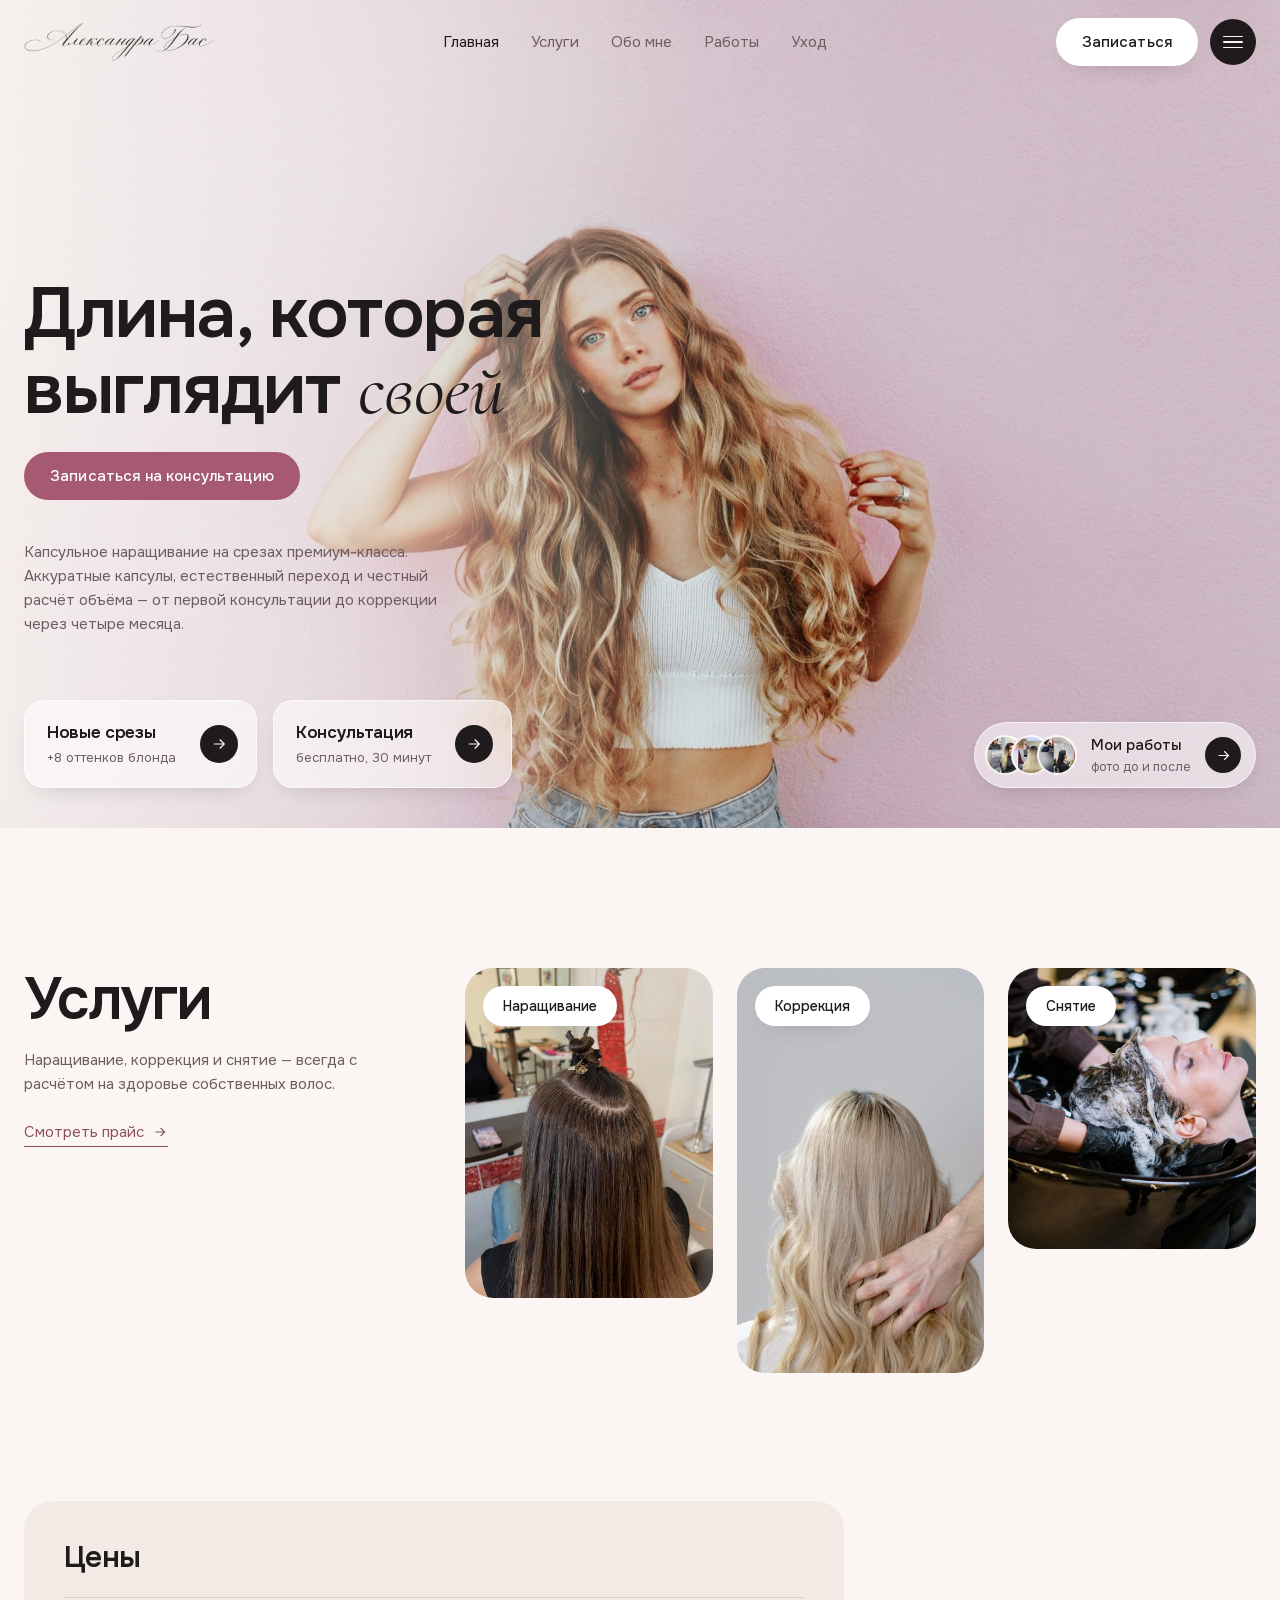
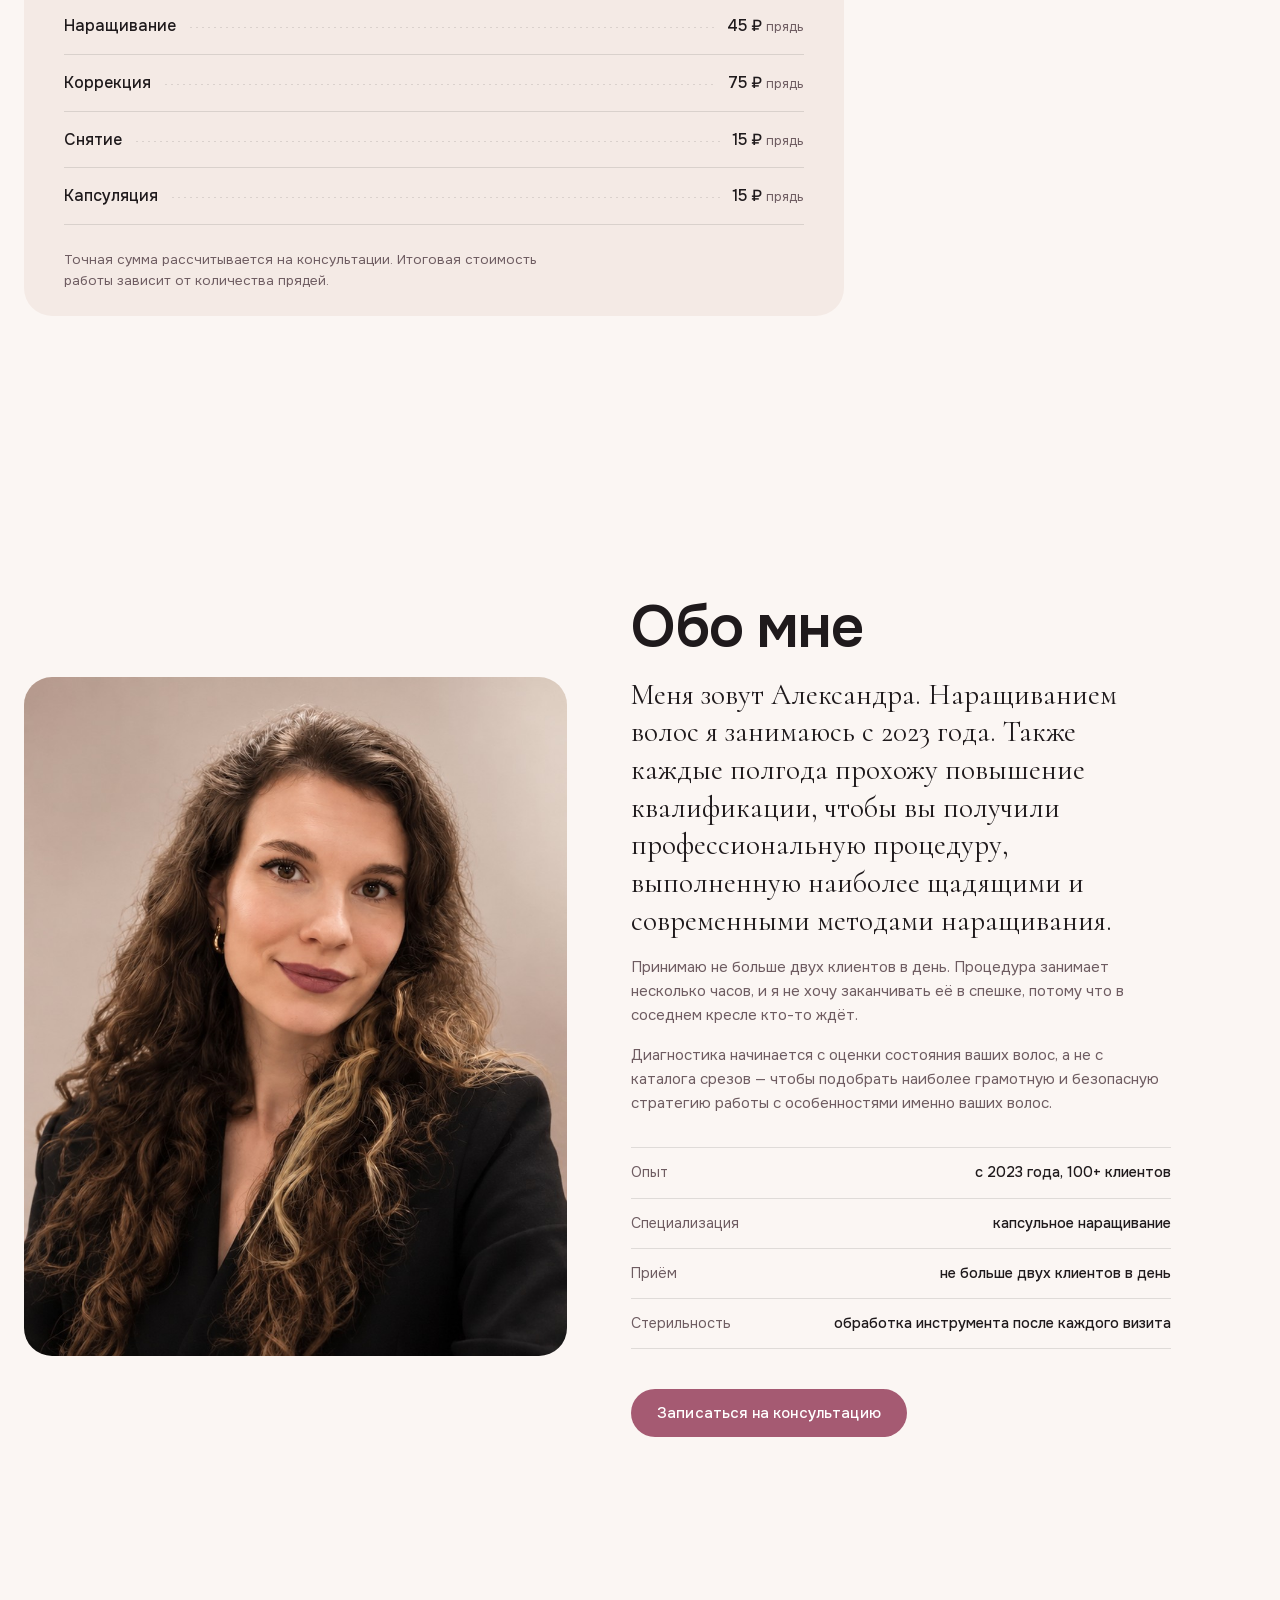
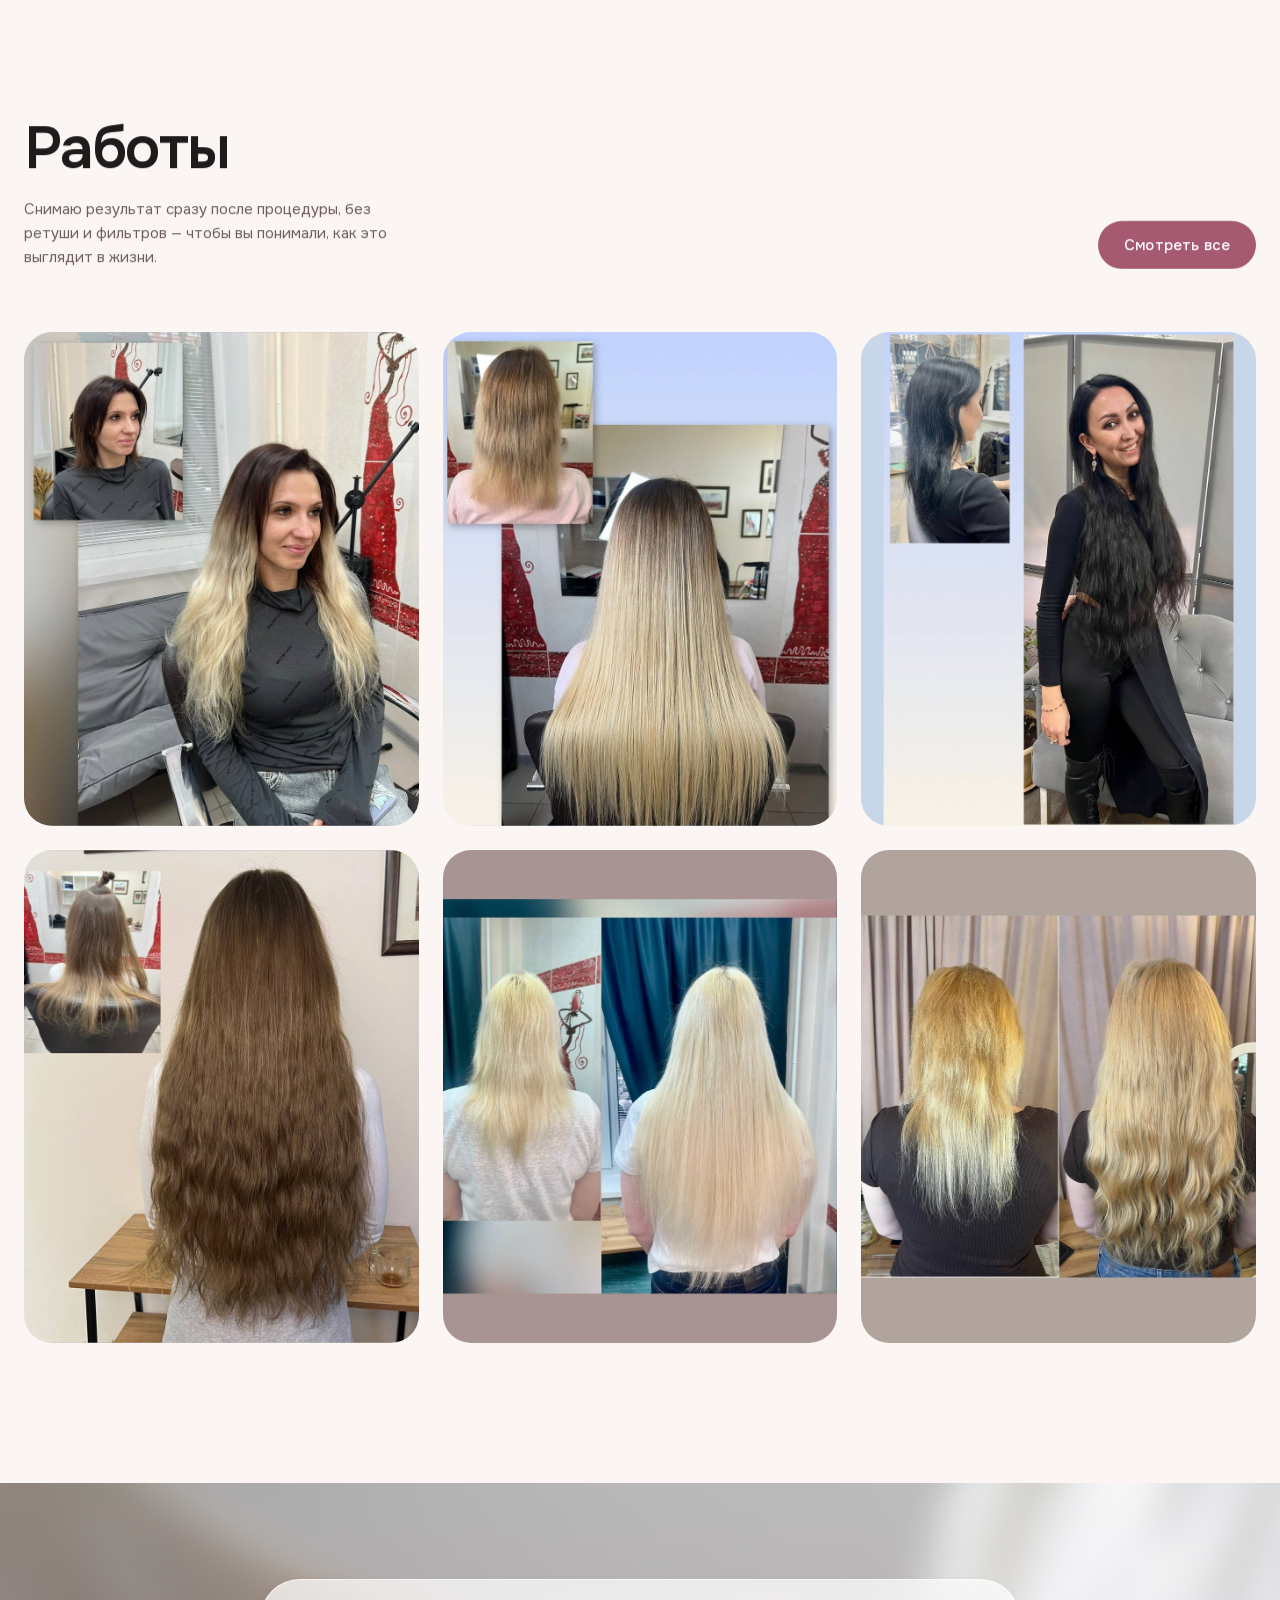
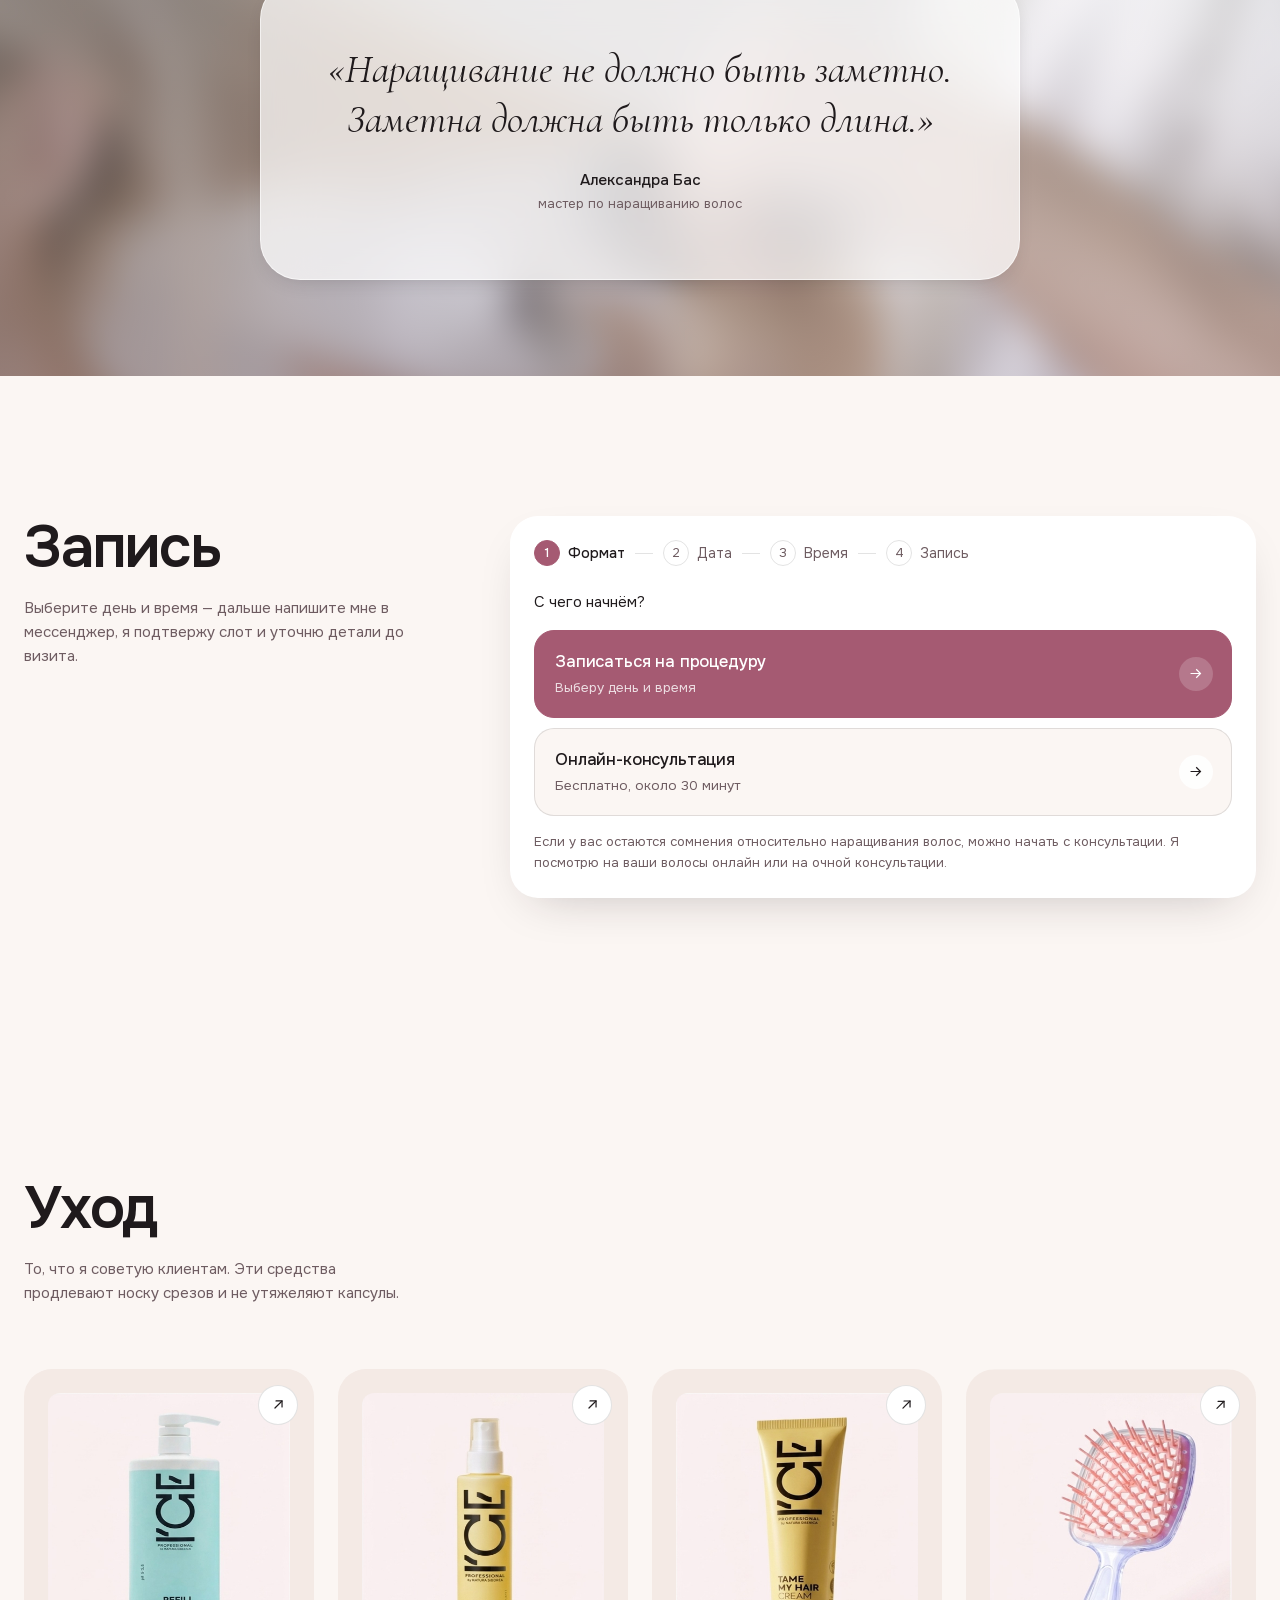
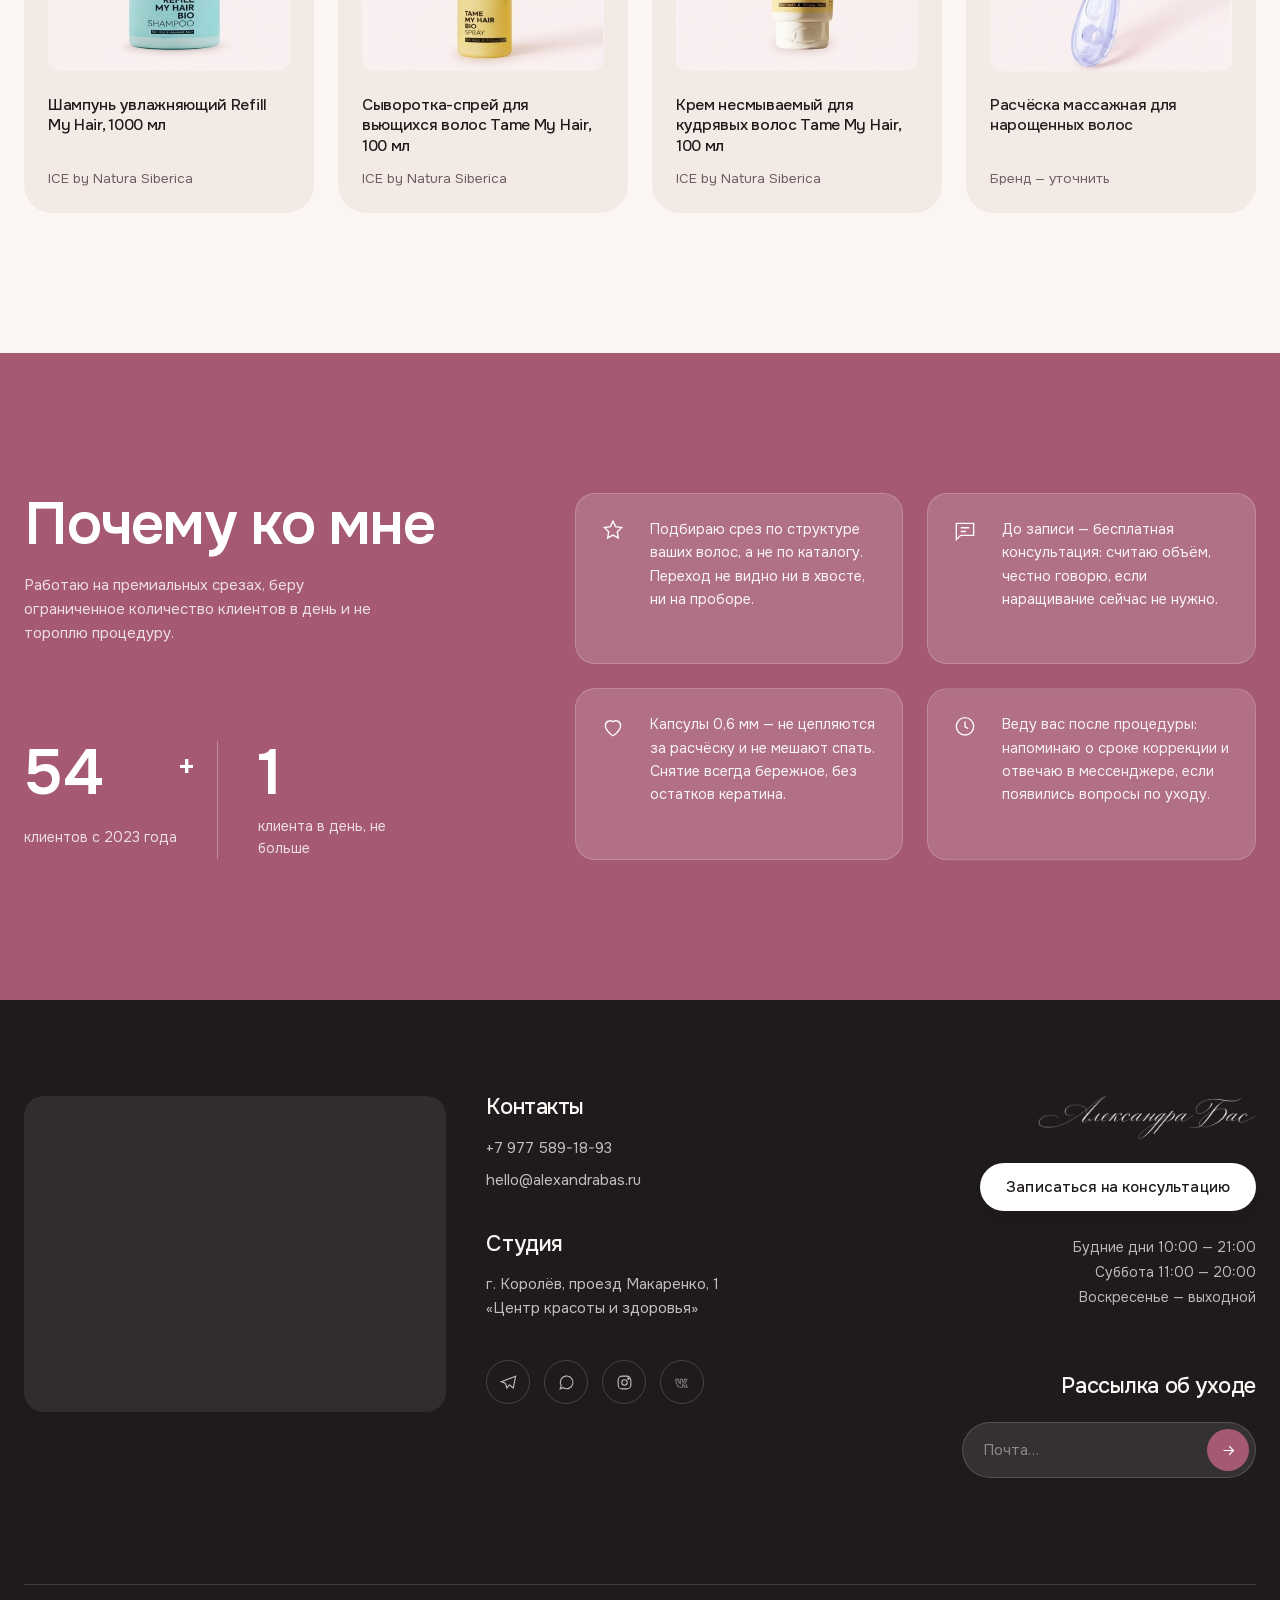
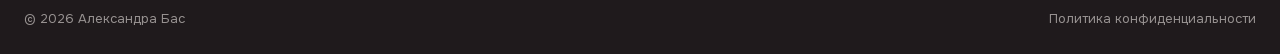
<file: index.html>
<!DOCTYPE html>
<html lang="ru">
<head>
<meta charset="utf-8">
<meta name="viewport" content="width=device-width, initial-scale=1">
<title>Александра Бас — наращивание волос</title>
<meta name="description" content="Капсульное наращивание волос, коррекция и уход. Аккуратные капсулы, естественный переход, премиальные срезы. Запись онлайн.">
<meta property="og:title" content="Александра Бас — наращивание волос">
<meta property="og:description" content="Капсульное наращивание, коррекция и уход. Запись онлайн.">
<meta property="og:type" content="website">
<meta property="og:image" content="https://alexandrabas.ru/assets/img/og.jpg">
<meta property="og:url" content="https://alexandrabas.ru/">
<link rel="canonical" href="https://alexandrabas.ru/">
<link rel="icon" href="assets/img/logo-dark.png">
<link rel="preload" as="font" type="font/woff2" href="assets/fonts/onest-400-cyrillic.woff2" crossorigin>
<link rel="preload" as="font" type="font/woff2" href="assets/fonts/onest-600-cyrillic.woff2" crossorigin>
<!-- главное фото грузится скриптом, поэтому стартуем загрузку заранее -->
<link rel="preload" as="image" href="assets/img/hero-main.jpg" fetchpriority="high">
<!-- пока сайт в работе: запрещаем браузеру кэшировать страницу -->
<meta http-equiv="Cache-Control" content="no-cache, no-store, must-revalidate">
<meta http-equiv="Pragma" content="no-cache">
<meta http-equiv="Expires" content="0">
<!-- ?v= у стилей и скриптов: после правок меняйте номер, чтобы браузер
     не подсунул старую версию и вёрстка не «ломалась» наполовину -->
<link rel="stylesheet" href="assets/css/fonts.css?v=26">
<link rel="stylesheet" href="assets/css/style.css?v=26">
<script>
/* Страховка от кэша: если браузер подсунул старый style.css, метка версии
   в нём не совпадёт с ожидаемой — тогда дотягиваем свежий файл.
   При смене ?v= меняйте и это число, и --css-version в style.css. */
(function () {
  var want = '26';
  function check() {
    var got = getComputedStyle(document.documentElement)
      .getPropertyValue('--css-version').trim().replace(/["']/g, '');
    if (got === want) return;
    var link = document.createElement('link');
    link.rel = 'stylesheet';
    link.href = 'assets/css/style.css?t=' + Date.now();
    document.head.appendChild(link);
    console.warn('Стили были из кэша (версия "' + got + '") — загружена свежая.');
  }
  if (document.readyState === 'loading') {
    document.addEventListener('DOMContentLoaded', check);
  } else { check(); }
})();
</script>
</head>
<body>

<a class="skip-link" href="#main">Перейти к содержимому</a>

<!-- ============ ШАПКА ============ -->
<header class="hdr" id="hdr">
  <a href="#hero" class="hdr__logo" aria-label="Александра Бас — на главную">
    <img src="assets/img/logo-dark.png" alt="Александра Бас" class="hdr__logo-img" width="360" height="120">
  </a>

  <nav class="hdr__nav" aria-label="Основная навигация">
    <a href="#hero" class="hdr__link is-active">Главная</a>
    <a href="#services" class="hdr__link">Услуги</a>
    <a href="#about" class="hdr__link">Обо мне</a>
    <a href="#works" class="hdr__link">Работы</a>
    <a href="#care" class="hdr__link">Уход</a>
  </nav>

  <div class="hdr__actions">
    <a href="#booking" class="btn btn--light hdr__cta">Записаться</a>
    <button class="burger" id="burger" aria-label="Открыть меню" aria-expanded="false" aria-controls="menu">
      <span></span><span></span><span></span>
    </button>
  </div>
</header>

<!-- выпадающее меню -->
<div class="menu" id="menu" hidden>
  <nav class="menu__inner" aria-label="Меню навигации">
    <a href="#hero">Главная</a>
    <a href="#services">Услуги</a>
    <a href="#about">Обо мне</a>
    <a href="#works">Работы</a>
    <a href="#booking">Запись</a>
    <a href="#care">Уход</a>
    <a href="#why">Почему я</a>
  </nav>
</div>

<main id="main">

<!-- ============ 1. ГЕРОЙ ============ -->
<section class="hero" id="hero">
  <div class="hero__bg ph ph--hero" data-img="assets/img/hero-main.jpg" data-note="Главное фото"></div>
  <div class="hero__scrim" aria-hidden="true"></div>

  <div class="hero__content">
    <div class="hero__lead">
      <h1 class="hero__title">
        Длина, которая<br>выглядит <em>своей</em>
      </h1>
      <a href="#booking" class="btn btn--accent hero__cta">Записаться на консультацию</a>
      <p class="hero__text">
        Капсульное наращивание на срезах премиум-класса. Аккуратные капсулы,
        естественный переход и честный расчёт объёма — от первой консультации
        до коррекции через четыре месяца.
      </p>
    </div>

    <div class="hero__cards">
      <a href="#booking" class="minicard glass">
        <span class="minicard__body">
          <span class="minicard__name">Новые срезы</span>
          <span class="minicard__note">+8 оттенков блонда</span>
        </span>
        <span class="minicard__arrow" aria-hidden="true">
          <svg viewBox="0 0 24 24" width="18" height="18" fill="none" stroke="currentColor" stroke-width="1.6"><path d="M5 12h14M13 6l6 6-6 6"/></svg>
        </span>
      </a>
      <a href="#booking" class="minicard glass">
        <span class="minicard__body">
          <span class="minicard__name">Консультация</span>
          <span class="minicard__note">бесплатно, 30 минут</span>
        </span>
        <span class="minicard__arrow" aria-hidden="true">
          <svg viewBox="0 0 24 24" width="18" height="18" fill="none" stroke="currentColor" stroke-width="1.6"><path d="M5 12h14M13 6l6 6-6 6"/></svg>
        </span>
      </a>
    </div>

    <!-- ведёт в галерею «Работы» -->
    <a href="#works" class="worksbtn glass">
      <span class="worksbtn__thumbs" aria-hidden="true">
        <span class="worksbtn__thumb ph" data-img="assets/img/work-1.jpg"></span>
        <span class="worksbtn__thumb ph" data-img="assets/img/work-2.jpg"></span>
        <span class="worksbtn__thumb ph" data-img="assets/img/work-3.jpg"></span>
      </span>
      <span class="worksbtn__body">
        <span class="worksbtn__title">Мои работы</span>
        <span class="worksbtn__meta">фото до и после</span>
      </span>
      <span class="worksbtn__arrow" aria-hidden="true">
        <svg viewBox="0 0 24 24" width="17" height="17" fill="none" stroke="currentColor" stroke-width="1.7"><path d="M5 12h14M13 6l6 6-6 6"/></svg>
      </span>
    </a>
  </div>
</section>

<!-- ============ 2. УСЛУГИ ============ -->
<section class="sec services" id="services">
  <div class="wrap services__grid">
    <div class="sec__head reveal">
      <h2 class="sec__title">Услуги</h2>
      <p class="sec__sub">
        Наращивание, коррекция и снятие — всегда с расчётом на здоровье
        собственных волос.
      </p>
      <a href="#price" class="link-arrow">
        Смотреть прайс
        <svg viewBox="0 0 24 24" width="16" height="16" fill="none" stroke="currentColor" stroke-width="1.6"><path d="M5 12h14M13 6l6 6-6 6"/></svg>
      </a>
    </div>

    <div class="svc">
      <article class="svc__card svc__card--a">
        <span class="chip">Наращивание</span>
        <div class="ph ph--card" data-img="assets/img/svc-1.jpg" data-note="Наращивание · 900×1200"></div>
      </article>
      <article class="svc__card svc__card--b">
        <span class="chip">Коррекция</span>
        <div class="ph ph--card" data-img="assets/img/svc-2.jpg" data-note="Коррекция · 900×1200"></div>
      </article>
      <article class="svc__card svc__card--c">
        <span class="chip">Снятие</span>
        <div class="ph ph--card" data-img="assets/img/svc-3.jpg" data-note="Снятие · 900×1200"></div>
      </article>
    </div>

    <!-- прайс: цена за прядь, капсуляция стоит рядом как отдельная работа -->
    <div class="price reveal" id="price">
      <h3 class="price__title">Цены</h3>
      <ul class="price__list">
        <li class="price__row">
          <span class="price__name">Наращивание</span>
          <span class="price__dots" aria-hidden="true"></span>
          <span class="price__val">45 ₽ <small>прядь</small></span>
        </li>
        <li class="price__row">
          <span class="price__name">Коррекция</span>
          <span class="price__dots" aria-hidden="true"></span>
          <span class="price__val">75 ₽ <small>прядь</small></span>
        </li>
        <li class="price__row">
          <span class="price__name">Снятие</span>
          <span class="price__dots" aria-hidden="true"></span>
          <span class="price__val">15 ₽ <small>прядь</small></span>
        </li>
        <li class="price__row">
          <span class="price__name">Капсуляция</span>
          <span class="price__dots" aria-hidden="true"></span>
          <span class="price__val">15 ₽ <small>прядь</small></span>
        </li>
      </ul>
      <p class="price__note">
        Точная сумма рассчитывается на консультации. Итоговая стоимость работы
        зависит от количества прядей.
      </p>
    </div>
  </div>
</section>

<!-- ============ 3. ОБО МНЕ ============ -->
<section class="sec about" id="about">
  <div class="wrap about__grid">
    <div class="about__media reveal">
      <div class="ph about__portrait" data-img="assets/img/about-portrait.jpg" data-note="Портрет мастера · 900×1150"></div>
    </div>

    <div class="about__text reveal">
      <h2 class="sec__title">Обо мне</h2>
      <p class="about__lead">
        Меня зовут Александра. Наращиванием волос я занимаюсь с 2023 года.
        Также каждые полгода прохожу повышение квалификации, чтобы вы получили
        профессиональную процедуру, выполненную наиболее щадящими
        и современными методами наращивания.
      </p>
      <p>
        Принимаю не больше двух клиентов в день. Процедура занимает несколько
        часов, и я не хочу заканчивать её в спешке, потому что в соседнем кресле
        кто-то ждёт.
      </p>
      <p>
        Диагностика начинается с оценки состояния ваших волос, а не с каталога
        срезов — чтобы подобрать наиболее грамотную и безопасную стратегию работы
        с особенностями именно ваших волос.
      </p>

      <ul class="facts">
        <li><span>Опыт</span><b>с 2023 года, 100+ клиентов</b></li>
        <li><span>Специализация</span><b>капсульное наращивание</b></li>
        <li><span>Приём</span><b>не больше двух клиентов в день</b></li>
        <li><span>Стерильность</span><b>обработка инструмента после каждого визита</b></li>
      </ul>

      <a href="#booking" class="btn btn--accent about__cta">Записаться на консультацию</a>
    </div>
  </div>
</section>

<!-- ============ 4. РАБОТЫ ============ -->
<section class="sec works" id="works">
  <div class="wrap">
    <div class="works__head reveal">
      <div>
        <h2 class="sec__title">Работы</h2>
        <p class="sec__sub">
          Снимаю результат сразу после процедуры, без ретуши и фильтров —
          чтобы вы понимали, как это выглядит в жизни.
        </p>
      </div>
      <button type="button" class="btn btn--accent works__all" id="worksAll">Смотреть все</button>
    </div>

    <!-- на витрине только лучшие; остальные — в галерее -->
    <div class="works__grid">
      <div class="ph work" data-img="assets/img/work-1.jpg" data-note="Работа 1"></div>
      <div class="ph work" data-img="assets/img/work-2.jpg" data-note="Работа 2"></div>
      <div class="ph work" data-img="assets/img/work-5.jpg" data-note="Работа 3"></div>
      <div class="ph work" data-img="assets/img/work-6.jpg" data-note="Работа 4"></div>
      <div class="ph work" data-img="assets/img/work-7.jpg" data-note="Работа 5"></div>
      <div class="ph work" data-img="assets/img/work-9.jpg" data-note="Работа 6"></div>
    </div>
  </div>
</section>

<!-- ============ 5. ПОЛОСА С РАЗМЫТЫМ ФОТО ============ -->
<section class="band" id="philosophy">
  <div class="band__bg ph ph--band" data-img="assets/img/band-1.jpg" data-note="Фон полосы · 2000×1200"></div>
  <div class="wrap">
    <div class="band__card glass glass--strong reveal">
      <p class="band__quote">
        «Наращивание не должно быть заметно. Заметна должна быть только длина.»
      </p>
      <div class="band__sign">
        <span class="band__name">Александра Бас</span>
        <span class="band__role">мастер по наращиванию волос</span>
      </div>
    </div>
  </div>
</section>

<!-- ============ 6. ЗАПИСЬ ============ -->
<section class="sec booking" id="booking">
  <div class="wrap booking__grid">
    <div class="sec__head reveal">
      <h2 class="sec__title">Запись</h2>
      <p class="sec__sub">
        Выберите день и время — дальше напишите мне в мессенджер,
        я подтвержу слот и уточню детали до визита.
      </p>
    </div>

    <!-- Пошаговая запись: формат → дата → время → запись.
         Шаг переключается сам после выбора, вернуться можно кнопкой «Назад».
         Онлайн-консультация пропускает дату и время. -->
    <div class="wiz reveal" id="wiz">
      <ol class="wiz__steps" id="wizSteps">
        <li class="wiz__step is-current" data-step="1"><span class="wiz__num">1</span>Формат</li>
        <li class="wiz__step" data-step="2"><span class="wiz__num">2</span>Дата</li>
        <li class="wiz__step" data-step="3"><span class="wiz__num">3</span>Время</li>
        <li class="wiz__step" data-step="4"><span class="wiz__num">4</span>Запись</li>
      </ol>

      <div class="wiz__viewport" id="wizViewport">

        <!-- шаг 1 — формат -->
        <section class="wiz__pane is-current" data-pane="1" aria-label="Выбор формата">
          <p class="wiz__lead">С чего начнём?</p>
          <div class="choice">
            <button type="button" class="choice__card choice__card--primary" id="choiceBook">
              <span class="choice__name">Записаться на процедуру</span>
              <span class="choice__note">Выберу день и время</span>
              <span class="choice__arrow" aria-hidden="true">
                <svg viewBox="0 0 24 24" width="17" height="17" fill="none" stroke="currentColor" stroke-width="1.7"><path d="M5 12h14M13 6l6 6-6 6"/></svg>
              </span>
            </button>
            <button type="button" class="choice__card" id="choiceConsult">
              <span class="choice__name">Онлайн-консультация</span>
              <span class="choice__note">Бесплатно, около 30 минут</span>
              <span class="choice__arrow" aria-hidden="true">
                <svg viewBox="0 0 24 24" width="17" height="17" fill="none" stroke="currentColor" stroke-width="1.7"><path d="M5 12h14M13 6l6 6-6 6"/></svg>
              </span>
            </button>
          </div>
          <p class="wiz__note">
            Если у вас остаются сомнения относительно наращивания волос,
            можно начать с консультации. Я посмотрю на ваши волосы онлайн
            или на очной консультации.
          </p>
        </section>

        <!-- шаг 2 — дата -->
        <section class="wiz__pane" data-pane="2" aria-label="Выбор дня" hidden>
          <div class="cal">
            <div class="cal__head">
              <button class="cal__nav" id="calPrev" aria-label="Предыдущий месяц">
                <svg viewBox="0 0 24 24" width="16" height="16" fill="none" stroke="currentColor" stroke-width="1.7"><path d="M15 6l-6 6 6 6"/></svg>
              </button>
              <span class="cal__month" id="calMonth">Октябрь 2026</span>
              <button class="cal__nav" id="calNext" aria-label="Следующий месяц">
                <svg viewBox="0 0 24 24" width="16" height="16" fill="none" stroke="currentColor" stroke-width="1.7"><path d="M9 6l6 6-6 6"/></svg>
              </button>
            </div>
            <div class="cal__dow" aria-hidden="true">
              <span>Пн</span><span>Вт</span><span>Ср</span><span>Чт</span><span>Пт</span><span>Сб</span><span>Вс</span>
            </div>
            <div class="cal__grid" id="calGrid" role="grid" aria-label="Календарь записи"></div>
          </div>
        </section>

        <!-- шаг 3 — время -->
        <section class="wiz__pane" data-pane="3" aria-label="Выбор времени" hidden>
          <p class="wiz__lead" id="slotsHint">Свободное время в выбранный день.</p>
          <div class="slots__grid" id="slotsGrid"></div>
          <p class="wiz__note">
            Процедура занимает 3–5 часов, поэтому слотов немного.
            Если ни один не подходит — напишите, подберём отдельно.
          </p>
        </section>

        <!-- шаг 4 — запись: предпросмотр сообщения и кнопки связи -->
        <section class="wiz__pane" data-pane="4" aria-label="Запись" hidden>
          <div class="msg">
            <span class="msg__label">Сообщение мастеру</span>
            <p class="msg__text" id="msgText"></p>
          </div>

          <p class="wiz__note" id="wizHint">
            Нажмите удобный способ — текст подставится сам.
          </p>

          <div class="wiz__actions">
            <a href="#" class="btn btn--accent wiz__btn" id="ctaTg" target="_blank" rel="noopener">
              <svg viewBox="0 0 24 24" width="18" height="18" fill="none" stroke="currentColor" stroke-width="1.5" aria-hidden="true"><path d="M21 4L3 11l5 2 2 6 3-4 5 4z"/></svg>
              Написать в Telegram
            </a>
            <a href="#" class="btn wiz__btn wiz__btn--ghost" id="ctaWa" target="_blank" rel="noopener">
              <svg viewBox="0 0 24 24" width="18" height="18" fill="none" stroke="currentColor" stroke-width="1.5" aria-hidden="true"><path d="M4 20l1.4-4A8 8 0 1 1 8 18.6z"/></svg>
              WhatsApp
            </a>
            <a href="tel:+79775891893" class="btn wiz__btn wiz__btn--ghost">
              <svg viewBox="0 0 24 24" width="18" height="18" fill="none" stroke="currentColor" stroke-width="1.5" aria-hidden="true"><path d="M5 4h4l2 5-2.5 1.5a11 11 0 0 0 5 5L15 13l5 2v4a1 1 0 0 1-1.1 1A16 16 0 0 1 4 5.1 1 1 0 0 1 5 4z"/></svg>
              Позвонить
            </a>
          </div>

        </section>
      </div>

      <button type="button" class="wiz__back" id="wizBack" hidden>
        <svg viewBox="0 0 24 24" width="15" height="15" fill="none" stroke="currentColor" stroke-width="1.7" aria-hidden="true"><path d="M19 12H5M11 6l-6 6 6 6"/></svg>
        Назад
      </button>
    </div>
  </div>
</section>

<!-- ============ 7. УХОД / ТОВАРЫ ============ -->
<section class="sec care" id="care">
  <div class="wrap">
    <div class="care__head reveal">
      <div>
        <h2 class="sec__title">Уход</h2>
        <p class="sec__sub">
          То, что я советую клиентам. Эти средства продлевают
          носку срезов и не утяжеляют капсулы.
        </p>
      </div>
    </div>

    <div class="cards">
      <article class="prod">
        <a class="prod__go" href="https://ozon.ru/t/l1yWI56" target="_blank" rel="noopener nofollow"
           aria-label="Открыть «Шампунь Refill My Hair» на Ozon">
          <svg viewBox="0 0 24 24" width="17" height="17" fill="none" stroke="currentColor" stroke-width="1.7" stroke-linecap="round" stroke-linejoin="round"><path d="M7 17L17 7"/><path d="M8.5 7H17v8.5"/></svg>
        </a>
        <div class="ph ph--prod" data-img="assets/img/prod-1.jpg" data-note="Товар 1 · 900×1035"></div>
        <h3 class="prod__name">Шампунь увлажняющий Refill My Hair, 1000 мл</h3>
        <p class="prod__brand">ICE by Natura Siberica</p>
      </article>

      <article class="prod">
        <a class="prod__go" href="https://ozon.ru/t/3Qq1Gzt" target="_blank" rel="noopener nofollow"
           aria-label="Открыть «Сыворотка-спрей Tame My Hair» на Ozon">
          <svg viewBox="0 0 24 24" width="17" height="17" fill="none" stroke="currentColor" stroke-width="1.7" stroke-linecap="round" stroke-linejoin="round"><path d="M7 17L17 7"/><path d="M8.5 7H17v8.5"/></svg>
        </a>
        <div class="ph ph--prod" data-img="assets/img/prod-2.jpg" data-note="Товар 2 · 900×1035"></div>
        <h3 class="prod__name">Сыворотка-спрей для вьющихся волос Tame My Hair, 100 мл</h3>
        <p class="prod__brand">ICE by Natura Siberica</p>
      </article>

      <article class="prod">
        <a class="prod__go" href="https://ozon.ru/t/AxlXXoY" target="_blank" rel="noopener nofollow"
           aria-label="Открыть «Крем для вьющихся волос Tame My Hair» на Ozon">
          <svg viewBox="0 0 24 24" width="17" height="17" fill="none" stroke="currentColor" stroke-width="1.7" stroke-linecap="round" stroke-linejoin="round"><path d="M7 17L17 7"/><path d="M8.5 7H17v8.5"/></svg>
        </a>
        <div class="ph ph--prod" data-img="assets/img/prod-3.jpg" data-note="Товар 3 · 900×1035"></div>
        <h3 class="prod__name">Крем несмываемый для кудрявых волос Tame My Hair, 100 мл</h3>
        <p class="prod__brand">ICE by Natura Siberica</p>
      </article>

      <article class="prod">
        <a class="prod__go" href="https://www.ozon.ru/product/rascheska-dlya-volos-massazhnaya-i-produvnaya-professionalnaya-shchetka-protiv-sputyvaniya-4497244507/" target="_blank" rel="noopener nofollow"
           aria-label="Открыть «Расчёска массажная для нарощенных волос» на Ozon">
          <svg viewBox="0 0 24 24" width="17" height="17" fill="none" stroke="currentColor" stroke-width="1.7" stroke-linecap="round" stroke-linejoin="round"><path d="M7 17L17 7"/><path d="M8.5 7H17v8.5"/></svg>
        </a>
        <div class="ph ph--prod" data-img="assets/img/prod-4.jpg" data-note="Товар 4 · 900×1035"></div>
        <h3 class="prod__name">Расчёска массажная для нарощенных волос</h3>
        <p class="prod__brand">Бренд — уточнить</p>
      </article>
    </div>
  </div>
</section>

<!-- ============ 8. ПОЧЕМУ Я ============ -->
<section class="sec why" id="why">
  <div class="wrap why__grid">
    <div class="why__lead reveal">
      <h2 class="sec__title">Почему ко мне</h2>
      <p class="sec__sub">
        Работаю на премиальных срезах, беру ограниченное количество
        клиентов в день и не тороплю процедуру.
      </p>
      <div class="stats">
        <div class="stat">
          <span class="stat__num" data-count="100">0</span><span class="stat__plus">+</span>
          <span class="stat__cap">клиентов с 2023 года</span>
        </div>
        <div class="stat">
          <span class="stat__num" data-count="2">0</span>
          <span class="stat__cap">клиента в день, не больше</span>
        </div>
      </div>
    </div>

    <div class="why__cards">
      <article class="why__card">
        <span class="why__icon" aria-hidden="true">
          <svg viewBox="0 0 24 24" width="26" height="26" fill="none" stroke="currentColor" stroke-width="1.3"><path d="M12 3l2.4 5 5.6.8-4 4 .9 5.6L12 15.8 7.1 18.4 8 12.8l-4-4L9.6 8z"/></svg>
        </span>
        <p>Подбираю срез по структуре ваших волос, а не по каталогу. Переход не видно ни в хвосте, ни на проборе.</p>
      </article>
      <article class="why__card">
        <span class="why__icon" aria-hidden="true">
          <svg viewBox="0 0 24 24" width="26" height="26" fill="none" stroke="currentColor" stroke-width="1.3"><path d="M4 5h16v11H8l-4 4z"/><path d="M8 9h8M8 12.5h5"/></svg>
        </span>
        <p>До записи — бесплатная консультация: считаю объём, честно говорю, если наращивание сейчас не нужно.</p>
      </article>
      <article class="why__card">
        <span class="why__icon" aria-hidden="true">
          <svg viewBox="0 0 24 24" width="26" height="26" fill="none" stroke="currentColor" stroke-width="1.3"><path d="M12 21s-7-4.4-7-9.6A4.4 4.4 0 0 1 12 8a4.4 4.4 0 0 1 7 3.4C19 16.6 12 21 12 21z"/></svg>
        </span>
        <p>Капсулы 0,6 мм — не цепляются за расчёску и не мешают спать. Снятие всегда бережное, без остатков кератина.</p>
      </article>
      <article class="why__card">
        <span class="why__icon" aria-hidden="true">
          <svg viewBox="0 0 24 24" width="26" height="26" fill="none" stroke="currentColor" stroke-width="1.3"><circle cx="12" cy="12" r="8"/><path d="M12 7.5v5l3 1.7"/></svg>
        </span>
        <p>Веду вас после процедуры: напоминаю о сроке коррекции и отвечаю в мессенджере, если появились вопросы по уходу.</p>
      </article>
    </div>
  </div>
</section>

</main>

<!-- ============ ГАЛЕРЕЯ ВСЕХ РАБОТ ============
     Содержимое собирает main.js из списка WORKS — добавить работу
     значит положить файл и поменять одно число. -->
<div class="gal" id="gal" role="dialog" aria-modal="true" aria-labelledby="galTitle" hidden>
  <div class="gal__bar">
    <span class="gal__title" id="galTitle">Все работы</span>
    <button type="button" class="gal__close" id="galClose" aria-label="Закрыть галерею">
      <svg viewBox="0 0 24 24" width="20" height="20" fill="none" stroke="currentColor" stroke-width="1.7" aria-hidden="true"><path d="M6 6l12 12M18 6L6 18"/></svg>
    </button>
  </div>
  <div class="gal__scroll">
    <div class="gal__grid" id="galGrid"></div>
    <p class="gal__note">Все фото сняты сразу после процедуры, без ретуши.</p>
  </div>
</div>

<!-- ============ ФУТЕР ============ -->
<footer class="ftr">
  <div class="wrap ftr__grid">
    <!-- Королёв, проезд Макаренко, 1. Координаты приблизительные —
         сверьте точку на yandex.ru/map-constructor и обновите ll/pt. -->
    <div class="ftr__map">
      <iframe
        src="https://yandex.ru/map-widget/v1/?text=%D0%9A%D0%BE%D1%80%D0%BE%D0%BB%D1%91%D0%B2%2C%20%D0%BF%D1%80%D0%BE%D0%B5%D0%B7%D0%B4%20%D0%9C%D0%B0%D0%BA%D0%B0%D1%80%D0%B5%D0%BD%D0%BA%D0%BE%2C%201&z=17"
        title="Студия на карте"
        loading="lazy"
        allowfullscreen></iframe>
    </div>

    <div class="ftr__col">
      <h3 class="ftr__title">Контакты</h3>
      <ul class="ftr__list">
        <li><a href="tel:+79775891893">+7 977 589-18-93</a></li>
        <li><a href="mailto:hello@alexandrabas.ru">hello@alexandrabas.ru</a></li>
      </ul>

      <h3 class="ftr__title">Студия</h3>
      <address class="ftr__addr">
        г. Королёв, проезд Макаренко, 1<br>
        «Центр красоты и здоровья»
      </address>

      <div class="socials">
        <a href="https://t.me/+79775891893" target="_blank" rel="noopener" aria-label="Telegram"><svg viewBox="0 0 24 24" width="19" height="19" fill="none" stroke="currentColor" stroke-width="1.4"><path d="M21 4L3 11l5 2 2 6 3-4 5 4z"/></svg></a>
        <a href="https://wa.me/79775891893" target="_blank" rel="noopener" aria-label="WhatsApp"><svg viewBox="0 0 24 24" width="19" height="19" fill="none" stroke="currentColor" stroke-width="1.4"><path d="M4 20l1.4-4A8 8 0 1 1 8 18.6z"/></svg></a>
        <a href="https://www.instagram.com/hair_power.msk" target="_blank" rel="noopener" aria-label="Instagram"><svg viewBox="0 0 24 24" width="19" height="19" fill="none" stroke="currentColor" stroke-width="1.4"><rect x="4" y="4" width="16" height="16" rx="5"/><circle cx="12" cy="12" r="3.4"/><circle cx="17" cy="7" r="1"/></svg></a>
        <!-- ссылки на VK пока нет: это не ссылка, а заглушка, чтобы не вела в никуда -->
        <span class="socials__soon" aria-label="ВКонтакте — скоро" title="Скоро"><svg viewBox="0 0 24 24" width="19" height="19" fill="none" stroke="currentColor" stroke-width="1.4"><path d="M3.5 8h3c.4 3.2 1.8 5 2.8 5.4V8h2.8v4.3c1-.3 2.2-1.9 2.6-4.3h2.8c-.4 2.6-1.8 4.4-2.8 5.1 1 .6 2.6 2.2 3.3 4.9h-3.1c-.5-1.7-1.6-3-2.8-3.3V18H9.4C6 18 4 15.2 3.5 8z"/></svg></span>
      </div>
    </div>

    <div class="ftr__brand">
      <img src="assets/img/logo-light.png" alt="Александра Бас" class="ftr__logo" width="320" height="107">
      <a href="#booking" class="btn btn--light">Записаться на консультацию</a>

      <p class="ftr__hours">
        Будние дни 10:00 — 21:00<br>
        Суббота 11:00 — 20:00<br>
        Воскресенье — выходной
      </p>

      <h3 class="ftr__title ftr__title--sub">Рассылка об уходе</h3>
      <form class="sub" id="subform" novalidate>
        <label class="sr-only" for="sub-mail">Ваша почта</label>
        <input id="sub-mail" type="email" placeholder="Почта…" autocomplete="email" required>
        <button type="submit" aria-label="Подписаться">
          <svg viewBox="0 0 24 24" width="17" height="17" fill="none" stroke="currentColor" stroke-width="1.7"><path d="M5 12h14M13 6l6 6-6 6"/></svg>
        </button>
      </form>
      <p class="sub__status" id="subStatus" role="status" aria-live="polite"></p>
    </div>
  </div>

  <div class="wrap ftr__legal">
    <span>© 2026 Александра Бас</span>
    <a href="privacy.html">Политика конфиденциальности</a>
  </div>
</footer>

<script src="assets/js/vendor/gsap.min.js"></script>
<script src="assets/js/vendor/ScrollTrigger.min.js"></script>
<script src="assets/js/main.js?v=26"></script>
</body>
</html>
</file>
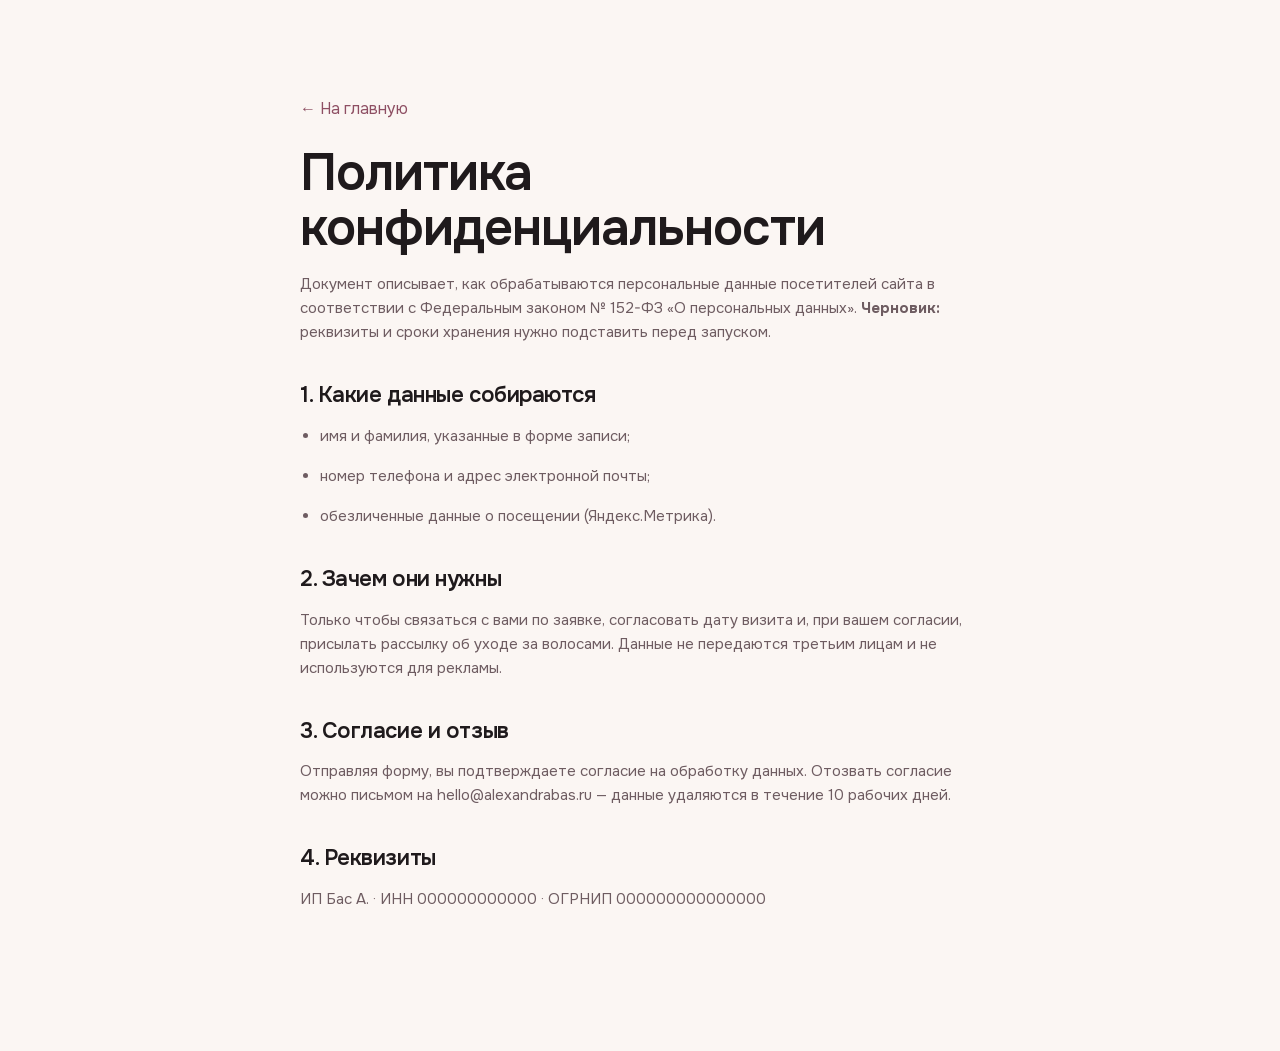
<file: privacy.html>
<!DOCTYPE html>
<html lang="ru">
<head>
<meta charset="utf-8">
<meta name="viewport" content="width=device-width, initial-scale=1">
<title>Политика конфиденциальности — Александра Бас</title>
<meta name="description" content="Политика обработки персональных данных сайта Александры Бас.">
<meta name="robots" content="noindex">
<link rel="icon" href="assets/img/logo-dark.png">
<meta http-equiv="Cache-Control" content="no-cache, no-store, must-revalidate">
<link rel="stylesheet" href="assets/css/fonts.css?v=26">
<link rel="stylesheet" href="assets/css/style.css?v=26">
<style>
  .doc { padding: var(--sp-6) 0 var(--sp-7); }
  .doc__inner { max-width: 68ch; }
  .doc h1 { font-size: clamp(32px, 4vw, 52px); }
  .doc h2 { margin-top: var(--sp-4); font-size: 22px; }
  .doc p, .doc li { margin-top: var(--sp-2); font-size: 15px; color: var(--muted); }
  .doc ul { padding-left: 20px; }
  .doc .back { display: inline-block; margin-bottom: var(--sp-3); color: var(--accent-dk); }
</style>
</head>
<body>
<main class="doc">
  <div class="wrap doc__inner">
    <a href="index.html" class="back">← На главную</a>
    <h1>Политика конфиденциальности</h1>
    <p>
      Документ описывает, как обрабатываются персональные данные посетителей сайта
      в соответствии с Федеральным законом № 152-ФЗ «О персональных данных».
      <strong>Черновик:</strong> реквизиты и сроки хранения нужно подставить перед запуском.
    </p>

    <h2>1. Какие данные собираются</h2>
    <ul>
      <li>имя и фамилия, указанные в форме записи;</li>
      <li>номер телефона и адрес электронной почты;</li>
      <li>обезличенные данные о посещении (Яндекс.Метрика).</li>
    </ul>

    <h2>2. Зачем они нужны</h2>
    <p>
      Только чтобы связаться с вами по заявке, согласовать дату визита
      и, при вашем согласии, присылать рассылку об уходе за волосами.
      Данные не передаются третьим лицам и не используются для рекламы.
    </p>

    <h2>3. Согласие и отзыв</h2>
    <p>
      Отправляя форму, вы подтверждаете согласие на обработку данных.
      Отозвать согласие можно письмом на <a href="mailto:hello@alexandrabas.ru">hello@alexandrabas.ru</a> —
      данные удаляются в течение 10 рабочих дней.
    </p>

    <h2>4. Реквизиты</h2>
    <p>ИП Бас А. · ИНН 000000000000 · ОГРНИП 000000000000000</p>
  </div>
</main>
</body>
</html>
</file>
<file: assets/css/fonts.css>
/* Локальные шрифты — Onest (текст) + Cormorant (акценты). Кириллица включена. */

@font-face {
  font-family: 'Onest';
  font-style: normal;
  font-weight: 300;
  font-display: swap;
  src: url('../fonts/onest-300-cyrillic-ext.woff2') format('woff2');
  unicode-range: U+0460-052F, U+1C80-1C8A, U+20B4, U+2DE0-2DFF, U+A640-A69F, U+FE2E-FE2F;
}

@font-face {
  font-family: 'Onest';
  font-style: normal;
  font-weight: 300;
  font-display: swap;
  src: url('../fonts/onest-300-cyrillic.woff2') format('woff2');
  unicode-range: U+0301, U+0400-045F, U+0490-0491, U+04B0-04B1, U+2116;
}

@font-face {
  font-family: 'Onest';
  font-style: normal;
  font-weight: 300;
  font-display: swap;
  src: url('../fonts/onest-300-latin-ext.woff2') format('woff2');
  unicode-range: U+0100-02BA, U+02BD-02C5, U+02C7-02CC, U+02CE-02D7, U+02DD-02FF, U+0304, U+0308, U+0329, U+1D00-1DBF, U+1E00-1E9F, U+1EF2-1EFF, U+2020, U+20A0-20AB, U+20AD-20C4, U+2113, U+2C60-2C7F, U+A720-A7FF;
}

@font-face {
  font-family: 'Onest';
  font-style: normal;
  font-weight: 300;
  font-display: swap;
  src: url('../fonts/onest-300-latin.woff2') format('woff2');
  unicode-range: U+0000-00FF, U+0131, U+0152-0153, U+02BB-02BC, U+02C6, U+02DA, U+02DC, U+0304, U+0308, U+0329, U+2000-206F, U+20AC, U+2122, U+2191, U+2193, U+2212, U+2215, U+FEFF, U+FFFD;
}

@font-face {
  font-family: 'Onest';
  font-style: normal;
  font-weight: 400;
  font-display: swap;
  src: url('../fonts/onest-400-cyrillic-ext.woff2') format('woff2');
  unicode-range: U+0460-052F, U+1C80-1C8A, U+20B4, U+2DE0-2DFF, U+A640-A69F, U+FE2E-FE2F;
}

@font-face {
  font-family: 'Onest';
  font-style: normal;
  font-weight: 400;
  font-display: swap;
  src: url('../fonts/onest-400-cyrillic.woff2') format('woff2');
  unicode-range: U+0301, U+0400-045F, U+0490-0491, U+04B0-04B1, U+2116;
}

@font-face {
  font-family: 'Onest';
  font-style: normal;
  font-weight: 400;
  font-display: swap;
  src: url('../fonts/onest-400-latin-ext.woff2') format('woff2');
  unicode-range: U+0100-02BA, U+02BD-02C5, U+02C7-02CC, U+02CE-02D7, U+02DD-02FF, U+0304, U+0308, U+0329, U+1D00-1DBF, U+1E00-1E9F, U+1EF2-1EFF, U+2020, U+20A0-20AB, U+20AD-20C4, U+2113, U+2C60-2C7F, U+A720-A7FF;
}

@font-face {
  font-family: 'Onest';
  font-style: normal;
  font-weight: 400;
  font-display: swap;
  src: url('../fonts/onest-400-latin.woff2') format('woff2');
  unicode-range: U+0000-00FF, U+0131, U+0152-0153, U+02BB-02BC, U+02C6, U+02DA, U+02DC, U+0304, U+0308, U+0329, U+2000-206F, U+20AC, U+2122, U+2191, U+2193, U+2212, U+2215, U+FEFF, U+FFFD;
}

@font-face {
  font-family: 'Onest';
  font-style: normal;
  font-weight: 500;
  font-display: swap;
  src: url('../fonts/onest-500-cyrillic-ext.woff2') format('woff2');
  unicode-range: U+0460-052F, U+1C80-1C8A, U+20B4, U+2DE0-2DFF, U+A640-A69F, U+FE2E-FE2F;
}

@font-face {
  font-family: 'Onest';
  font-style: normal;
  font-weight: 500;
  font-display: swap;
  src: url('../fonts/onest-500-cyrillic.woff2') format('woff2');
  unicode-range: U+0301, U+0400-045F, U+0490-0491, U+04B0-04B1, U+2116;
}

@font-face {
  font-family: 'Onest';
  font-style: normal;
  font-weight: 500;
  font-display: swap;
  src: url('../fonts/onest-500-latin-ext.woff2') format('woff2');
  unicode-range: U+0100-02BA, U+02BD-02C5, U+02C7-02CC, U+02CE-02D7, U+02DD-02FF, U+0304, U+0308, U+0329, U+1D00-1DBF, U+1E00-1E9F, U+1EF2-1EFF, U+2020, U+20A0-20AB, U+20AD-20C4, U+2113, U+2C60-2C7F, U+A720-A7FF;
}

@font-face {
  font-family: 'Onest';
  font-style: normal;
  font-weight: 500;
  font-display: swap;
  src: url('../fonts/onest-500-latin.woff2') format('woff2');
  unicode-range: U+0000-00FF, U+0131, U+0152-0153, U+02BB-02BC, U+02C6, U+02DA, U+02DC, U+0304, U+0308, U+0329, U+2000-206F, U+20AC, U+2122, U+2191, U+2193, U+2212, U+2215, U+FEFF, U+FFFD;
}

@font-face {
  font-family: 'Onest';
  font-style: normal;
  font-weight: 600;
  font-display: swap;
  src: url('../fonts/onest-600-cyrillic-ext.woff2') format('woff2');
  unicode-range: U+0460-052F, U+1C80-1C8A, U+20B4, U+2DE0-2DFF, U+A640-A69F, U+FE2E-FE2F;
}

@font-face {
  font-family: 'Onest';
  font-style: normal;
  font-weight: 600;
  font-display: swap;
  src: url('../fonts/onest-600-cyrillic.woff2') format('woff2');
  unicode-range: U+0301, U+0400-045F, U+0490-0491, U+04B0-04B1, U+2116;
}

@font-face {
  font-family: 'Onest';
  font-style: normal;
  font-weight: 600;
  font-display: swap;
  src: url('../fonts/onest-600-latin-ext.woff2') format('woff2');
  unicode-range: U+0100-02BA, U+02BD-02C5, U+02C7-02CC, U+02CE-02D7, U+02DD-02FF, U+0304, U+0308, U+0329, U+1D00-1DBF, U+1E00-1E9F, U+1EF2-1EFF, U+2020, U+20A0-20AB, U+20AD-20C4, U+2113, U+2C60-2C7F, U+A720-A7FF;
}

@font-face {
  font-family: 'Onest';
  font-style: normal;
  font-weight: 600;
  font-display: swap;
  src: url('../fonts/onest-600-latin.woff2') format('woff2');
  unicode-range: U+0000-00FF, U+0131, U+0152-0153, U+02BB-02BC, U+02C6, U+02DA, U+02DC, U+0304, U+0308, U+0329, U+2000-206F, U+20AC, U+2122, U+2191, U+2193, U+2212, U+2215, U+FEFF, U+FFFD;
}

@font-face {
  font-family: 'Onest';
  font-style: normal;
  font-weight: 700;
  font-display: swap;
  src: url('../fonts/onest-700-cyrillic-ext.woff2') format('woff2');
  unicode-range: U+0460-052F, U+1C80-1C8A, U+20B4, U+2DE0-2DFF, U+A640-A69F, U+FE2E-FE2F;
}

@font-face {
  font-family: 'Onest';
  font-style: normal;
  font-weight: 700;
  font-display: swap;
  src: url('../fonts/onest-700-cyrillic.woff2') format('woff2');
  unicode-range: U+0301, U+0400-045F, U+0490-0491, U+04B0-04B1, U+2116;
}

@font-face {
  font-family: 'Onest';
  font-style: normal;
  font-weight: 700;
  font-display: swap;
  src: url('../fonts/onest-700-latin-ext.woff2') format('woff2');
  unicode-range: U+0100-02BA, U+02BD-02C5, U+02C7-02CC, U+02CE-02D7, U+02DD-02FF, U+0304, U+0308, U+0329, U+1D00-1DBF, U+1E00-1E9F, U+1EF2-1EFF, U+2020, U+20A0-20AB, U+20AD-20C4, U+2113, U+2C60-2C7F, U+A720-A7FF;
}

@font-face {
  font-family: 'Onest';
  font-style: normal;
  font-weight: 700;
  font-display: swap;
  src: url('../fonts/onest-700-latin.woff2') format('woff2');
  unicode-range: U+0000-00FF, U+0131, U+0152-0153, U+02BB-02BC, U+02C6, U+02DA, U+02DC, U+0304, U+0308, U+0329, U+2000-206F, U+20AC, U+2122, U+2191, U+2193, U+2212, U+2215, U+FEFF, U+FFFD;
}

@font-face {
  font-family: 'Cormorant';
  font-style: italic;
  font-weight: 300;
  font-display: swap;
  src: url('../fonts/cormorant-300-italic-cyrillic-ext.woff2') format('woff2');
  unicode-range: U+0460-052F, U+1C80-1C8A, U+20B4, U+2DE0-2DFF, U+A640-A69F, U+FE2E-FE2F;
}

@font-face {
  font-family: 'Cormorant';
  font-style: italic;
  font-weight: 300;
  font-display: swap;
  src: url('../fonts/cormorant-300-italic-cyrillic.woff2') format('woff2');
  unicode-range: U+0301, U+0400-045F, U+0490-0491, U+04B0-04B1, U+2116;
}

@font-face {
  font-family: 'Cormorant';
  font-style: italic;
  font-weight: 300;
  font-display: swap;
  src: url('../fonts/cormorant-300-italic-latin-ext.woff2') format('woff2');
  unicode-range: U+0100-02BA, U+02BD-02C5, U+02C7-02CC, U+02CE-02D7, U+02DD-02FF, U+0304, U+0308, U+0329, U+1D00-1DBF, U+1E00-1E9F, U+1EF2-1EFF, U+2020, U+20A0-20AB, U+20AD-20C4, U+2113, U+2C60-2C7F, U+A720-A7FF;
}

@font-face {
  font-family: 'Cormorant';
  font-style: italic;
  font-weight: 300;
  font-display: swap;
  src: url('../fonts/cormorant-300-italic-latin.woff2') format('woff2');
  unicode-range: U+0000-00FF, U+0131, U+0152-0153, U+02BB-02BC, U+02C6, U+02DA, U+02DC, U+0304, U+0308, U+0329, U+2000-206F, U+20AC, U+2122, U+2191, U+2193, U+2212, U+2215, U+FEFF, U+FFFD;
}

@font-face {
  font-family: 'Cormorant';
  font-style: italic;
  font-weight: 400;
  font-display: swap;
  src: url('../fonts/cormorant-400-italic-cyrillic-ext.woff2') format('woff2');
  unicode-range: U+0460-052F, U+1C80-1C8A, U+20B4, U+2DE0-2DFF, U+A640-A69F, U+FE2E-FE2F;
}

@font-face {
  font-family: 'Cormorant';
  font-style: italic;
  font-weight: 400;
  font-display: swap;
  src: url('../fonts/cormorant-400-italic-cyrillic.woff2') format('woff2');
  unicode-range: U+0301, U+0400-045F, U+0490-0491, U+04B0-04B1, U+2116;
}

@font-face {
  font-family: 'Cormorant';
  font-style: italic;
  font-weight: 400;
  font-display: swap;
  src: url('../fonts/cormorant-400-italic-latin-ext.woff2') format('woff2');
  unicode-range: U+0100-02BA, U+02BD-02C5, U+02C7-02CC, U+02CE-02D7, U+02DD-02FF, U+0304, U+0308, U+0329, U+1D00-1DBF, U+1E00-1E9F, U+1EF2-1EFF, U+2020, U+20A0-20AB, U+20AD-20C4, U+2113, U+2C60-2C7F, U+A720-A7FF;
}

@font-face {
  font-family: 'Cormorant';
  font-style: italic;
  font-weight: 400;
  font-display: swap;
  src: url('../fonts/cormorant-400-italic-latin.woff2') format('woff2');
  unicode-range: U+0000-00FF, U+0131, U+0152-0153, U+02BB-02BC, U+02C6, U+02DA, U+02DC, U+0304, U+0308, U+0329, U+2000-206F, U+20AC, U+2122, U+2191, U+2193, U+2212, U+2215, U+FEFF, U+FFFD;
}

@font-face {
  font-family: 'Cormorant';
  font-style: normal;
  font-weight: 300;
  font-display: swap;
  src: url('../fonts/cormorant-300-cyrillic-ext.woff2') format('woff2');
  unicode-range: U+0460-052F, U+1C80-1C8A, U+20B4, U+2DE0-2DFF, U+A640-A69F, U+FE2E-FE2F;
}

@font-face {
  font-family: 'Cormorant';
  font-style: normal;
  font-weight: 300;
  font-display: swap;
  src: url('../fonts/cormorant-300-cyrillic.woff2') format('woff2');
  unicode-range: U+0301, U+0400-045F, U+0490-0491, U+04B0-04B1, U+2116;
}

@font-face {
  font-family: 'Cormorant';
  font-style: normal;
  font-weight: 300;
  font-display: swap;
  src: url('../fonts/cormorant-300-latin-ext.woff2') format('woff2');
  unicode-range: U+0100-02BA, U+02BD-02C5, U+02C7-02CC, U+02CE-02D7, U+02DD-02FF, U+0304, U+0308, U+0329, U+1D00-1DBF, U+1E00-1E9F, U+1EF2-1EFF, U+2020, U+20A0-20AB, U+20AD-20C4, U+2113, U+2C60-2C7F, U+A720-A7FF;
}

@font-face {
  font-family: 'Cormorant';
  font-style: normal;
  font-weight: 300;
  font-display: swap;
  src: url('../fonts/cormorant-300-latin.woff2') format('woff2');
  unicode-range: U+0000-00FF, U+0131, U+0152-0153, U+02BB-02BC, U+02C6, U+02DA, U+02DC, U+0304, U+0308, U+0329, U+2000-206F, U+20AC, U+2122, U+2191, U+2193, U+2212, U+2215, U+FEFF, U+FFFD;
}

@font-face {
  font-family: 'Cormorant';
  font-style: normal;
  font-weight: 400;
  font-display: swap;
  src: url('../fonts/cormorant-400-cyrillic-ext.woff2') format('woff2');
  unicode-range: U+0460-052F, U+1C80-1C8A, U+20B4, U+2DE0-2DFF, U+A640-A69F, U+FE2E-FE2F;
}

@font-face {
  font-family: 'Cormorant';
  font-style: normal;
  font-weight: 400;
  font-display: swap;
  src: url('../fonts/cormorant-400-cyrillic.woff2') format('woff2');
  unicode-range: U+0301, U+0400-045F, U+0490-0491, U+04B0-04B1, U+2116;
}

@font-face {
  font-family: 'Cormorant';
  font-style: normal;
  font-weight: 400;
  font-display: swap;
  src: url('../fonts/cormorant-400-latin-ext.woff2') format('woff2');
  unicode-range: U+0100-02BA, U+02BD-02C5, U+02C7-02CC, U+02CE-02D7, U+02DD-02FF, U+0304, U+0308, U+0329, U+1D00-1DBF, U+1E00-1E9F, U+1EF2-1EFF, U+2020, U+20A0-20AB, U+20AD-20C4, U+2113, U+2C60-2C7F, U+A720-A7FF;
}

@font-face {
  font-family: 'Cormorant';
  font-style: normal;
  font-weight: 400;
  font-display: swap;
  src: url('../fonts/cormorant-400-latin.woff2') format('woff2');
  unicode-range: U+0000-00FF, U+0131, U+0152-0153, U+02BB-02BC, U+02C6, U+02DA, U+02DC, U+0304, U+0308, U+0329, U+2000-206F, U+20AC, U+2122, U+2191, U+2193, U+2212, U+2215, U+FEFF, U+FFFD;
}

@font-face {
  font-family: 'Cormorant';
  font-style: normal;
  font-weight: 500;
  font-display: swap;
  src: url('../fonts/cormorant-500-cyrillic-ext.woff2') format('woff2');
  unicode-range: U+0460-052F, U+1C80-1C8A, U+20B4, U+2DE0-2DFF, U+A640-A69F, U+FE2E-FE2F;
}

@font-face {
  font-family: 'Cormorant';
  font-style: normal;
  font-weight: 500;
  font-display: swap;
  src: url('../fonts/cormorant-500-cyrillic.woff2') format('woff2');
  unicode-range: U+0301, U+0400-045F, U+0490-0491, U+04B0-04B1, U+2116;
}

@font-face {
  font-family: 'Cormorant';
  font-style: normal;
  font-weight: 500;
  font-display: swap;
  src: url('../fonts/cormorant-500-latin-ext.woff2') format('woff2');
  unicode-range: U+0100-02BA, U+02BD-02C5, U+02C7-02CC, U+02CE-02D7, U+02DD-02FF, U+0304, U+0308, U+0329, U+1D00-1DBF, U+1E00-1E9F, U+1EF2-1EFF, U+2020, U+20A0-20AB, U+20AD-20C4, U+2113, U+2C60-2C7F, U+A720-A7FF;
}

@font-face {
  font-family: 'Cormorant';
  font-style: normal;
  font-weight: 500;
  font-display: swap;
  src: url('../fonts/cormorant-500-latin.woff2') format('woff2');
  unicode-range: U+0000-00FF, U+0131, U+0152-0153, U+02BB-02BC, U+02C6, U+02DA, U+02DC, U+0304, U+0308, U+0329, U+2000-206F, U+20AC, U+2122, U+2191, U+2193, U+2212, U+2215, U+FEFF, U+FFFD;
}
</file>
<file: assets/css/style.css>
/* =========================================================
   Александра Бас — наращивание волос
   Скелет по референсу Minerva. Палитра выведена из главного
   фото: пудрово-розовая стена + тёплый блонд.
   ========================================================= */

/* ---------- ТОКЕНЫ ---------- */
:root {
  /* метка версии стилей — по ней index.html проверяет, не подсунул ли
     браузер старый кэш. Меняется вместе с ?v= в ссылках. */
  --css-version: "26";

  /* палитра */
  --cream:      #FBF6F3;   /* основной фон */
  --cream-2:    #F4EAE5;   /* карточки, вторичный фон */
  --blush:      #E9CBD6;   /* пудровый розовый (стена на фото) */
  --blush-2:    #DCAEC0;   /* насыщеннее, для градиентов */
  --sand:       #D6BCA9;   /* тёплый песок (блонд) */
  --sand-2:     #BE9E89;
  --accent:     #A55A72;   /* кнопки, акцентная секция (4.9:1 к белому) */
  --accent-dk:  #8E4F63;   /* ссылки на светлом, ховер */
  --ink:        #1F1A1C;   /* текст, тёмные блоки */
  --ink-2:      #2A2325;
  --muted:      #6E5C61;   /* вторичный текст (5.2:1 к --cream) */
  --line:       rgba(31, 26, 28, .12);
  --line-light: rgba(255, 255, 255, .22);

  /* стекло */
  --glass-bg:     rgba(255, 255, 255, .55);
  --glass-bd:     rgba(255, 255, 255, .6);
  --glass-blur:   16px;

  /* шрифты */
  --font-sans:    'Onest', -apple-system, 'Segoe UI', Roboto, sans-serif;
  --font-display: 'Cormorant', Georgia, serif;

  /* ритм — разрежённая сетка (density 3/10) */
  --sp-1: 8px;  --sp-2: 16px; --sp-3: 24px;
  --sp-4: 40px; --sp-5: 64px; --sp-6: 96px; --sp-7: 140px;

  /* радиусы и тени */
  --r-sm: 12px; --r: 20px; --r-lg: 28px; --r-xl: 40px;
  --shadow:    0 18px 50px -24px rgba(31, 26, 28, .28);
  --shadow-sm: 0 8px 24px -14px rgba(31, 26, 28, .32);

  /* моушен — один набор на весь сайт */
  --dur: .28s;
  --ease: cubic-bezier(.22, .61, .36, 1);

  --wrap: 1320px;
  --hdr-h: 84px;
}

/* ---------- БАЗА ---------- */
*, *::before, *::after { box-sizing: border-box; }

/* Атрибут hidden должен побеждать любой display из классов,
   иначе скрытые элементы (чипы, панели) всё равно видны. */
[hidden] { display: none !important; }

html { scroll-behavior: smooth; }

body {
  margin: 0;
  background: var(--cream);
  color: var(--ink);
  font-family: var(--font-sans);
  font-size: 16px;
  font-weight: 400;
  line-height: 1.6;
  -webkit-font-smoothing: antialiased;
  overflow-x: hidden;
}

img { max-width: 100%; height: auto; display: block; }
a { color: inherit; text-decoration: none; }
button { font: inherit; color: inherit; cursor: pointer; }

h1, h2, h3 { margin: 0; font-weight: 600; letter-spacing: -.02em; line-height: 1.08; }
p { margin: 0; }

:focus-visible {
  outline: 2px solid var(--accent-dk);
  outline-offset: 3px;
  border-radius: 4px;
}

.wrap {
  width: min(100% - 48px, var(--wrap));
  margin-inline: auto;
}

.sr-only {
  position: absolute; width: 1px; height: 1px;
  padding: 0; margin: -1px; overflow: hidden;
  clip: rect(0 0 0 0); white-space: nowrap; border: 0;
}

.skip-link {
  position: absolute; left: 50%; top: 0;
  /* уводим за край трансформом: при переносе строки не выглядывает снизу */
  transform: translate(-50%, -110%);
  z-index: 200; padding: 10px 20px;
  white-space: nowrap;
  background: var(--ink); color: var(--cream);
  border-radius: 0 0 var(--r-sm) var(--r-sm);
  transition: transform var(--dur) var(--ease);
}
.skip-link:focus { transform: translate(-50%, 0); }

/* ---------- ПЛЕЙСХОЛДЕРЫ ФОТО ----------
   Пока файла нет — мягкий пудровый градиент с подписью.
   Как только картинка появится по своему пути, main.js
   подставит её и уберёт заглушку.                        */
.ph {
  position: relative;
  border-radius: var(--r);
  overflow: hidden;
  background-color: var(--cream-2);
  background-image: var(--ph-img, none);
  background-size: cover;
  background-position: center;
}
.ph::before {
  content: "";
  position: absolute; inset: 0;
  background:
    radial-gradient(120% 90% at 70% 15%, rgba(255,255,255,.75), transparent 60%),
    linear-gradient(150deg, var(--blush) 0%, var(--sand) 55%, var(--sand-2) 100%);
  transition: opacity var(--dur) var(--ease);
}
.ph::after {
  content: attr(data-note);
  position: absolute; inset: auto 12px 12px;
  font-size: 11px; letter-spacing: .06em; text-transform: uppercase;
  color: rgba(31, 26, 28, .5);
  transition: opacity var(--dur) var(--ease);
}
.ph.has-img::before, .ph.has-img::after { opacity: 0; }

/* ---------- СТЕКЛО ---------- */
.glass {
  background: var(--glass-bg);
  -webkit-backdrop-filter: blur(var(--glass-blur)) saturate(1.25);
  backdrop-filter: blur(var(--glass-blur)) saturate(1.25);
  border: 1px solid var(--glass-bd);
  box-shadow: var(--shadow-sm);
}
.glass--strong {
  --glass-bg: rgba(255, 255, 255, .72);
  --glass-blur: 26px;
}

/* ---------- КНОПКИ ---------- */
.btn {
  display: inline-flex; align-items: center; justify-content: center;
  min-height: 46px; padding: 12px 26px;
  border: 0; border-radius: 999px;
  font-size: 15px; font-weight: 500; letter-spacing: .01em;
  cursor: pointer; white-space: nowrap;
  transition: background var(--dur) var(--ease),
              color var(--dur) var(--ease),
              transform var(--dur) var(--ease);
}
.btn--accent { background: var(--accent); color: #fff; }
.btn--accent:hover { background: var(--accent-dk); transform: translateY(-1px); }
.btn--light { background: #fff; color: var(--ink); box-shadow: var(--shadow-sm); }
.btn--light:hover { background: var(--cream-2); transform: translateY(-1px); }

.link-arrow {
  display: inline-flex; align-items: center; gap: 8px;
  margin-top: var(--sp-3);
  color: var(--accent-dk); font-size: 15px;
  border-bottom: 1px solid currentColor; padding-bottom: 2px;
  transition: gap var(--dur) var(--ease);
}
.link-arrow:hover { gap: 14px; }

.chip {
  display: inline-flex; align-items: center;
  padding: 9px 20px; border-radius: 999px;
  background: #fff; color: var(--ink);
  font-size: 14px; font-weight: 500;
  box-shadow: var(--shadow-sm);
}

/* =========================================================
   ШАПКА
   ========================================================= */
.hdr {
  position: absolute; inset: 0 0 auto 0; z-index: 60;
  height: var(--hdr-h);
  display: grid;
  grid-template-columns: auto 1fr auto;
  align-items: center;
  gap: var(--sp-3);
  width: min(100% - 48px, var(--wrap));
  margin-inline: auto;
}
/* логотип слева, навигация по центру, действия справа */
.hdr__logo    { grid-column: 1; justify-self: start; }
.hdr__nav     { grid-column: 2; justify-self: center; }
.hdr__actions { grid-column: 3; justify-self: end; }

.hdr__nav { display: flex; align-items: center; gap: 28px; }
.hdr__link {
  /* вертикальные отступы расширяют зону нажатия до комфортной */
  padding: 10px 2px;
  font-size: 15px; color: var(--muted);
  transition: color var(--dur) var(--ease);
}
.hdr__link:hover, .hdr__link.is-active { color: var(--ink); }

/* логотип: только масштабируется, пропорции не трогаем */
.hdr__logo { line-height: 0; }
.hdr__logo-img {
  width: auto;
  height: clamp(26px, 3vw, 38px);
  object-fit: contain;
}

.hdr__actions { display: flex; align-items: center; gap: 12px; }

.burger {
  display: inline-flex; flex-direction: column; justify-content: center;
  gap: 4px; width: 46px; height: 46px; padding: 0 13px;
  border: 0; border-radius: 50%;
  background: var(--ink);
  transition: background var(--dur) var(--ease);
}
.burger span {
  display: block; height: 1.5px; width: 100%;
  background: var(--cream); border-radius: 2px;
  transition: transform var(--dur) var(--ease), opacity var(--dur) var(--ease);
}
.burger:hover { background: var(--ink-2); }
.burger[aria-expanded="true"] span:nth-child(1) { transform: translateY(5.5px) rotate(45deg); }
.burger[aria-expanded="true"] span:nth-child(2) { opacity: 0; }
.burger[aria-expanded="true"] span:nth-child(3) { transform: translateY(-5.5px) rotate(-45deg); }

/* выпадающее меню — появляется плавно, анимацию ведёт GSAP из main.js */
.menu {
  position: fixed; inset: 0; z-index: 55;
  background: rgba(31, 26, 28, .55);
  -webkit-backdrop-filter: blur(20px);
  backdrop-filter: blur(20px);
  display: grid; place-items: center;
  opacity: 0;
}
.menu[hidden] { display: none; }
.menu__inner { display: grid; gap: var(--sp-2); text-align: center; }
.menu__inner a {
  font-size: clamp(24px, 5vw, 38px); font-weight: 500;
  color: var(--cream); letter-spacing: -.02em;
  transition: color var(--dur) var(--ease);
}
.menu__inner a:hover { color: var(--blush); }

/* если GSAP не загрузился — меню всё равно видно и работает */
.no-gsap .menu { opacity: 1; }

/* =========================================================
   1. ГЕРОЙ
   ========================================================= */
.hero {
  position: relative; isolation: isolate;
  min-height: min(92vh, 900px);
  padding: calc(var(--hdr-h) + var(--sp-5)) 0 var(--sp-4);
  display: flex; align-items: flex-end;
  overflow: hidden;
}
.hero__bg {
  position: absolute; inset: 0; z-index: -2;
  border-radius: 0;
  /* cover гарантирует покрытие при любом размере окна.
     Зум через background-size оставлял непокрытую полосу справа,
     когда окно оказывалось шире рассчитанной картинки. */
  background-size: cover;
  background-position: 55% 18%;
}
/* Фото не размывается и не затемняется. Слева — только светлая подложка
   под текст: без неё тёмный заголовок утонет, если кадр обрежется на волосах.
   Убрать целиком — удалить .hero__scrim из разметки.                      */
.hero__scrim {
  position: absolute; inset: 0; z-index: -1;
  background: linear-gradient(95deg,
    rgba(251, 246, 243, .88) 0%,
    rgba(251, 246, 243, .55) 30%,
    rgba(251, 246, 243, .12) 52%,
    transparent 66%);
}

.hero__content {
  position: relative;
  width: min(100% - 48px, var(--wrap));
  margin-inline: auto;
  display: grid;
  grid-template-columns: minmax(0, 1fr) auto;
  grid-template-areas:
    "lead  ."
    "cards proof";
  align-items: end;
  gap: var(--sp-5) var(--sp-3);
}

.hero__lead { grid-area: lead; max-width: 620px; color: var(--ink); }
.hero__title {
  font-size: clamp(38px, 5.6vw, 74px);
  line-height: 1.02;
  text-wrap: balance;
}
.hero__title em {
  font-family: var(--font-display);
  font-style: italic; font-weight: 400;
  font-size: 1.06em;
  letter-spacing: 0;
}
.hero__cta { margin-top: var(--sp-3); }
.hero__text {
  margin-top: var(--sp-4);
  max-width: 44ch;
  font-size: 15px;
  color: var(--muted);
}

.hero__cards { grid-area: cards; display: flex; gap: var(--sp-2); flex-wrap: wrap; }
.minicard {
  display: flex; align-items: center; gap: var(--sp-3);
  min-width: 230px; padding: 18px 18px 18px 22px;
  border-radius: var(--r);
  color: var(--ink);
  transition: transform var(--dur) var(--ease), box-shadow var(--dur) var(--ease);
}
.minicard__body { display: grid; }
.minicard__name { font-size: 17px; font-weight: 600; letter-spacing: -.02em; }
.minicard__note { font-size: 13px; color: var(--muted); margin-top: 2px; }
.minicard:hover { transform: translateY(-2px); }
.minicard__arrow {
  display: inline-flex; align-items: center; justify-content: center;
  width: 38px; height: 38px; flex: none;
  border-radius: 50%; background: var(--ink); color: var(--cream);
  transition: transform var(--dur) var(--ease);
}
.minicard:hover .minicard__arrow { transform: translateX(3px); }

/* карточка-ссылка в галерею: вместо декоративных кружков — понятный переход */
.worksbtn {
  grid-area: proof;
  display: flex; align-items: center; gap: 14px;
  padding: 10px 14px 10px 10px;
  border-radius: 999px;
  color: var(--ink);
  transition: transform var(--dur) var(--ease), box-shadow var(--dur) var(--ease);
}
.worksbtn:hover { transform: translateY(-2px); box-shadow: var(--shadow); }

.worksbtn__thumbs { display: flex; align-items: center; }
.worksbtn__thumb {
  width: 40px; height: 40px; flex: none;
  border-radius: 50%;
  border: 2px solid rgba(255, 255, 255, .9);
  margin-left: -14px;
}
.worksbtn__thumb:first-child { margin-left: 0; }
.worksbtn__thumb::after { content: none; }

.worksbtn__body { display: grid; }
.worksbtn__title { font-size: 15px; font-weight: 500; }
.worksbtn__meta { font-size: 12.5px; color: var(--muted); }

.worksbtn__arrow {
  display: inline-flex; align-items: center; justify-content: center;
  width: 36px; height: 36px; flex: none;
  border-radius: 50%; background: var(--ink); color: var(--cream);
  transition: transform var(--dur) var(--ease);
}
.worksbtn:hover .worksbtn__arrow { transform: translateX(3px); }

/* =========================================================
   ОБЩЕЕ ДЛЯ СЕКЦИЙ
   ========================================================= */
.sec { padding: var(--sp-7) 0; }
.sec__title { font-size: clamp(36px, 4.6vw, 62px); }
.sec__sub {
  margin-top: var(--sp-2);
  max-width: 38ch;
  font-size: 15px;
  color: var(--muted);
}

/* =========================================================
   2. УСЛУГИ
   ========================================================= */
.services__grid {
  display: grid;
  grid-template-columns: minmax(260px, 1fr) minmax(0, 2.1fr);
  gap: var(--sp-5);
}
.svc {
  display: grid;
  grid-template-columns: repeat(3, 1fr);
  gap: var(--sp-3);
  align-items: start;
}
.svc__card { position: relative; }
.svc__card .chip { position: absolute; z-index: 2; top: 18px; left: 18px; }
.svc__card .ph { border-radius: var(--r-lg); }
/* разная высота карточек — как в референсе */
.svc__card--a .ph { aspect-ratio: 3 / 4; }
.svc__card--b .ph { aspect-ratio: 3 / 4.9; }
.svc__card--c .ph { aspect-ratio: 3 / 3.4; }

/* ---------- ПРАЙС ---------- */
.price {
  grid-column: 1 / -1;
  max-width: 820px;          /* иначе точечный поводок тянется через весь экран */
  margin-top: var(--sp-5);
  padding: var(--sp-4) var(--sp-4) var(--sp-3);
  border-radius: var(--r-lg);
  background: var(--cream-2);
}
.price__title { font-size: clamp(22px, 2.4vw, 30px); }
.price__list { list-style: none; margin: var(--sp-3) 0 0; padding: 0; display: grid; }
.price__row {
  display: flex; align-items: baseline; gap: 12px;
  padding: 15px 0;
  border-bottom: 1px solid var(--line);
  font-size: 16px;
}
.price__row:first-child { border-top: 1px solid var(--line); }
/* точечный поводок между названием и ценой */
.price__dots {
  flex: 1; height: 1px; min-width: 20px;
  background-image: radial-gradient(circle, var(--line) 1px, transparent 1.2px);
  background-size: 6px 2px; background-repeat: repeat-x;
  background-position: 0 bottom;
  transform: translateY(-3px);
}
.price__name { font-weight: 500; }
.price__val { font-weight: 500; white-space: nowrap; }
.price__val small { font-size: 13px; font-weight: 400; color: var(--muted); }
.price__note { margin-top: var(--sp-3); font-size: 13.5px; color: var(--muted); max-width: 54ch; }

/* =========================================================
   РАБОТЫ
   ========================================================= */
.works__head {
  display: flex; align-items: flex-end; justify-content: space-between;
  gap: var(--sp-4); margin-bottom: var(--sp-5);
}
.works__grid {
  display: grid;
  grid-template-columns: repeat(3, 1fr);
  gap: var(--sp-3);
  align-items: start;
}
.work { aspect-ratio: 4 / 5; border-radius: var(--r-lg); }
.work--tall { aspect-ratio: 4 / 6; }

/* ---------- ГАЛЕРЕЯ ВСЕХ РАБОТ ---------- */
.gal {
  position: fixed; inset: 0; z-index: 90;
  display: flex; flex-direction: column;
  background: rgba(31, 26, 28, .92);
  -webkit-backdrop-filter: blur(10px);
  backdrop-filter: blur(10px);
  opacity: 0;
}
.no-gsap .gal { opacity: 1; }

.gal__bar {
  flex: none;
  display: flex; align-items: center; justify-content: space-between;
  gap: var(--sp-2);
  width: min(100% - 48px, var(--wrap));
  margin-inline: auto;
  padding: var(--sp-3) 0;
}
.gal__title { font-size: 17px; font-weight: 500; color: var(--cream); }
.gal__close {
  display: inline-flex; align-items: center; justify-content: center;
  width: 44px; height: 44px; flex: none;
  border: 1px solid rgba(251, 246, 243, .28); border-radius: 50%;
  background: transparent; color: var(--cream);
  transition: background var(--dur) var(--ease), transform var(--dur) var(--ease);
}
.gal__close:hover { background: rgba(251, 246, 243, .14); transform: rotate(90deg); }

.gal__scroll {
  flex: 1; overflow-y: auto;
  width: min(100% - 48px, var(--wrap));
  margin-inline: auto;
  padding-bottom: var(--sp-5);
  overscroll-behavior: contain;
}
.gal__grid {
  display: grid; grid-template-columns: repeat(3, 1fr);
  gap: var(--sp-3);
}
.gal__item {
  aspect-ratio: 4 / 5;
  border-radius: var(--r);
  background-size: cover; background-position: center;
  background-color: rgba(251, 246, 243, .08);
}
.gal__note {
  margin-top: var(--sp-3);
  font-size: 13px; color: rgba(251, 246, 243, .55);
  text-align: center;
}

/* =========================================================
   3. ПОЛОСА С РАЗМЫТЫМ ФОТО
   ========================================================= */
.band {
  position: relative; isolation: isolate;
  padding: var(--sp-6) 0;
  overflow: hidden;
}
.band__bg {
  position: absolute; inset: -40px; z-index: -1;
  border-radius: 0;
  filter: blur(18px) saturate(1.05);
  transform: scale(1.06);
}
.band::after {
  content: ""; position: absolute; inset: 0; z-index: -1;
  background: linear-gradient(180deg, rgba(251,246,243,.35), rgba(233,203,214,.35));
}
.band__card {
  max-width: 760px; margin-inline: auto;
  padding: var(--sp-5) var(--sp-4);
  border-radius: var(--r-xl);
  text-align: center;
}
.band__quote {
  font-family: var(--font-display);
  font-size: clamp(24px, 3.2vw, 40px);
  font-weight: 400; font-style: italic;
  line-height: 1.25; text-wrap: balance;
}
.band__sign { margin-top: var(--sp-3); display: grid; gap: 2px; }
.band__name { font-size: 15px; font-weight: 500; }
.band__role { font-size: 13px; color: var(--muted); }

/* =========================================================
   4. ЗАПИСЬ
   ========================================================= */
.booking { background: var(--cream); }
/* Запись — заголовок слева, карточка справа.
   Правой колонке отдано больше места, чтобы календарь был крупным. */
.booking__grid {
  display: grid;
  grid-template-columns: minmax(240px, .85fr) minmax(0, 1.5fr);
  gap: var(--sp-5);
  align-items: start;
}

/* ---------- ПОШАГОВАЯ ЗАПИСЬ ---------- */
.wiz {
  padding: var(--sp-3);
  border-radius: var(--r-lg);
  background: #fff;
  box-shadow: var(--shadow);
  display: flex; flex-direction: column;
}

/* индикатор шагов */
.wiz__steps {
  list-style: none; margin: 0 0 var(--sp-3); padding: 0;
  display: flex; align-items: center; gap: 10px;
}
.wiz__step {
  display: flex; align-items: center; gap: 8px;
  font-size: 14px; color: var(--muted);
  white-space: nowrap;
}
.wiz__step + .wiz__step::before {
  content: ""; width: 18px; height: 1px;
  background: var(--line); margin-right: 2px;
}
.wiz__num {
  display: inline-flex; align-items: center; justify-content: center;
  width: 26px; height: 26px; flex: none;
  border-radius: 50%;
  border: 1px solid var(--line);
  font-size: 13px;
  transition: background var(--dur) var(--ease), color var(--dur) var(--ease),
              border-color var(--dur) var(--ease);
}
.wiz__step.is-current { color: var(--ink); font-weight: 500; }
.wiz__step.is-current .wiz__num {
  background: var(--accent); border-color: var(--accent); color: #fff;
}
.wiz__step.is-done .wiz__num {
  background: var(--cream-2); border-color: var(--cream-2); color: var(--accent-dk);
}
/* при онлайн-консультации дата и время не нужны */
.wiz__step.is-skipped { opacity: .4; }
.wiz__step.is-skipped .wiz__num { text-decoration: line-through; }

/* область с шагами — её высота анимируется */
.wiz__viewport { position: relative; overflow: hidden; }
.wiz__pane { display: flex; flex-direction: column; gap: var(--sp-2); }
.wiz__pane[hidden] { display: none; }

.wiz__lead { font-size: 15px; color: var(--ink); }
.wiz__note { font-size: 13px; color: var(--muted); }
.wiz__note.is-done { color: var(--accent-dk); }

/* ---------- ШАГ 1: ВЫБОР ФОРМАТА ---------- */
.choice { display: grid; gap: 10px; }
.choice__card {
  position: relative;
  display: grid; gap: 2px;
  padding: 18px 56px 18px 20px;
  text-align: left;
  border: 1px solid var(--line); border-radius: var(--r);
  background: var(--cream);
  transition: border-color var(--dur) var(--ease), background var(--dur) var(--ease),
              transform var(--dur) var(--ease);
}
.choice__card:hover { border-color: var(--accent); background: #fff; transform: translateY(-1px); }
.choice__card--primary { background: var(--accent); border-color: var(--accent); color: #fff; }
.choice__card--primary:hover { background: var(--accent-dk); border-color: var(--accent-dk); }

.choice__name { font-size: 16.5px; font-weight: 500; letter-spacing: -.01em; }
.choice__note { font-size: 13.5px; color: var(--muted); }
.choice__card--primary .choice__note { color: rgba(255, 255, 255, .8); }

.choice__arrow {
  position: absolute; top: 50%; right: 18px;
  transform: translateY(-50%);
  display: inline-flex; align-items: center; justify-content: center;
  width: 34px; height: 34px;
  border-radius: 50%;
  background: rgba(255, 255, 255, .85); color: var(--ink);
  transition: transform var(--dur) var(--ease);
}
.choice__card--primary .choice__arrow { background: rgba(255, 255, 255, .18); color: #fff; }
.choice__card:hover .choice__arrow { transform: translate(3px, -50%); }

.wiz__actions { display: grid; gap: 8px; }
.wiz__btn { width: 100%; gap: 10px; }
.wiz__btn--ghost {
  background: transparent; color: var(--ink);
  border: 1px solid var(--line);
}
.wiz__btn--ghost:hover { background: var(--cream-2); transform: translateY(-1px); }

.wiz__back {
  align-self: flex-start;
  display: inline-flex; align-items: center; gap: 7px;
  margin-top: var(--sp-3); padding: 8px 2px;
  border: 0; background: transparent;
  font-size: 13.5px; color: var(--muted);
  transition: color var(--dur) var(--ease);
}
.wiz__back:hover { color: var(--ink); }
.wiz__back[hidden] { display: none; }

/* готовый текст сообщения */
.msg {
  margin-top: var(--sp-2); padding: var(--sp-2);
  border-radius: var(--r-sm);
  background: var(--cream);
  border: 1px solid var(--line);
}
.msg__label {
  display: block; font-size: 11px; letter-spacing: .06em;
  text-transform: uppercase; color: var(--muted);
}
.msg__text { margin-top: 6px; font-size: 14px; }
.msg__copy {
  margin-top: 10px; padding: 0; border: 0; background: transparent;
  font-size: 13px; color: var(--accent-dk);
  text-decoration: underline; text-underline-offset: 3px;
}
.msg__copy:hover { color: var(--ink); }

/* карточка сама по центру страницы, поэтому календарь заполняет её целиком */
.cal { border-radius: var(--r-lg); padding: 0; }
.cal__head {
  display: flex; align-items: center; justify-content: space-between;
  gap: var(--sp-2);
  padding: 12px 14px; margin-bottom: 6px;
  border-radius: var(--r-sm);
  background: rgba(214, 188, 169, .28);
}
.cal__month { font-size: 18px; font-weight: 500; }
.cal__nav {
  display: inline-flex; align-items: center; justify-content: center;
  width: 40px; height: 40px; border: 0; border-radius: 50%;
  background: transparent;
  transition: background var(--dur) var(--ease);
}
.cal__nav:hover { background: rgba(255, 255, 255, .7); }

.cal__dow, .cal__grid {
  display: grid; grid-template-columns: repeat(7, 1fr);
  gap: 2px; padding: 0 6px;
}
.cal__dow {
  padding-block: 12px 8px;
  font-size: 14px; font-weight: 500; text-align: center;
}
.cal__grid { padding-bottom: 12px; gap: 4px; }
.cal__day {
  display: flex; align-items: center; justify-content: center;
  /* квадратные крупные ячейки — календарь читается с расстояния */
  min-height: 56px; aspect-ratio: 1 / 1;
  border: 0; border-radius: 14px;
  background: transparent; font-size: 16px; color: var(--ink);
  transition: background var(--dur) var(--ease), color var(--dur) var(--ease);
}
.cal__day:hover:not([disabled]) { background: rgba(255, 255, 255, .8); }
.cal__day[disabled] { color: rgba(31, 26, 28, .28); cursor: not-allowed; }
.cal__day.is-today { box-shadow: inset 0 0 0 1px var(--line); background: #fff; }
.cal__day.is-selected { background: var(--accent); color: #fff; }
.cal__day--empty { pointer-events: none; }

/* слоты времени */
.slots__grid {
  display: grid; grid-template-columns: repeat(auto-fill, minmax(92px, 1fr));
  gap: 8px;
}
.slot {
  min-height: 48px; padding: 12px 8px;
  border: 1px solid var(--line); border-radius: 12px;
  background: var(--cream); font-size: 15px; color: var(--ink);
  transition: background var(--dur) var(--ease), color var(--dur) var(--ease),
              border-color var(--dur) var(--ease);
}
.slot:hover { border-color: var(--accent); background: #fff; }
.slot.is-selected { background: var(--accent); border-color: var(--accent); color: #fff; }


/* =========================================================
   5. УХОД / ТОВАРЫ
   ========================================================= */
.care { background: var(--cream); }
.care__head {
  display: flex; align-items: flex-end; justify-content: space-between;
  gap: var(--sp-4); margin-bottom: var(--sp-5);
}
.cards {
  display: grid;
  grid-template-columns: repeat(4, 1fr);
  gap: var(--sp-3);
}
.prod {
  position: relative;
  display: flex; flex-direction: column;
  padding: var(--sp-3);
  border-radius: var(--r-lg);
  background: var(--cream-2);
  transition: transform var(--dur) var(--ease), box-shadow var(--dur) var(--ease);
}
.prod:hover { transform: translateY(-4px); box-shadow: var(--shadow); }
/* кружок-ссылка на товар */
.prod__go {
  position: absolute; top: 16px; right: 16px; z-index: 2;
  display: inline-flex; align-items: center; justify-content: center;
  width: 40px; height: 40px;
  border: 1px solid var(--line); border-radius: 50%;
  background: #fff; color: var(--ink);
  transition: background var(--dur) var(--ease), color var(--dur) var(--ease),
              border-color var(--dur) var(--ease), transform var(--dur) var(--ease);
}
.prod__go:hover { background: var(--ink); color: var(--cream); border-color: var(--ink); transform: translateX(2px); }

/* у всех товаров одинаковый фон и кадр — карточки читаются как набор */
.ph--prod {
  flex: none;
  aspect-ratio: 1 / 1.15;
  background-color: #fff;
  border-radius: var(--r-sm);
}
.ph--prod::before {
  background: linear-gradient(160deg, #fff 0%, var(--cream) 60%, var(--cream-2) 100%);
}
/* название растягивает карточку, бренд прижат к низу —
   так строки бренда стоят на одной высоте во всех карточках */
.prod__name { margin: var(--sp-3) 0 auto; font-size: 15.5px; font-weight: 500; line-height: 1.3; }
.prod__brand { margin-top: 12px; font-size: 13.5px; color: var(--muted); }

/* =========================================================
   6. ПОЧЕМУ Я
   ========================================================= */
.why {
  background: var(--accent);
  color: #fff;
}
.why__grid {
  display: grid;
  grid-template-columns: minmax(260px, 1fr) minmax(0, 1.4fr);
  gap: var(--sp-5);
}
.why .sec__sub { color: rgba(255, 255, 255, .8); }

.stats { display: flex; gap: var(--sp-4); margin-top: var(--sp-6); }
.stat { position: relative; display: grid; }
.stat + .stat { padding-left: var(--sp-4); border-left: 1px solid rgba(255, 255, 255, .3); }
.stat__num { font-size: clamp(44px, 5vw, 68px); font-weight: 600; line-height: 1; }
.stat__plus {
  position: absolute; top: 0; left: 100%;
  font-size: clamp(24px, 2.6vw, 34px); font-weight: 500;
}
.stat__cap { margin-top: 10px; font-size: 14px; color: rgba(255, 255, 255, .8); max-width: 18ch; }

.why__cards {
  display: grid; grid-template-columns: repeat(2, 1fr);
  gap: var(--sp-3);
}
.why__card {
  display: flex; gap: var(--sp-3);
  padding: var(--sp-3);
  border-radius: var(--r);
  background: rgba(255, 255, 255, .14);
  border: 1px solid rgba(255, 255, 255, .18);
}
.why__icon { flex: none; color: rgba(255, 255, 255, .95); }
.why__card p { font-size: 14.5px; color: rgba(255, 255, 255, .92); }

/* =========================================================
   7. ОБО МНЕ
   ========================================================= */
.about__grid {
  display: grid;
  grid-template-columns: minmax(0, 1fr) minmax(0, 1.15fr);
  gap: var(--sp-5);
  align-items: center;
}
.about__portrait { aspect-ratio: 4 / 5; border-radius: var(--r-lg); }

.about__text { display: grid; gap: var(--sp-2); max-width: 54ch; }
.about__text p { font-size: 15px; color: var(--muted); }
/* задаём после общего правила, иначе оно перебьёт размер и цвет */
.about__text .about__lead {
  font-family: var(--font-display);
  font-size: clamp(21px, 2.3vw, 29px);
  font-weight: 400; line-height: 1.3;
  color: var(--ink);
}

.facts { list-style: none; margin: var(--sp-2) 0 0; padding: 0; display: grid; }
.facts li {
  display: flex; flex-wrap: wrap; gap: 4px var(--sp-2);
  justify-content: space-between; align-items: baseline;
  padding: 13px 0;
  border-bottom: 1px solid var(--line);
  font-size: 14.5px;
}
.facts li:first-child { border-top: 1px solid var(--line); }
.facts span { color: var(--muted); }
.facts b { font-weight: 500; text-align: right; }

.about__cta { margin-top: var(--sp-3); justify-self: start; }

/* =========================================================
   ФУТЕР
   ========================================================= */
.ftr {
  background: var(--ink);
  color: var(--cream);
  padding: var(--sp-6) 0 var(--sp-3);
}
.ftr__grid {
  display: grid;
  grid-template-columns: minmax(0, 1.1fr) minmax(0, .9fr) minmax(0, 1fr);
  gap: var(--sp-4);
  align-items: start;
}
/* встроенная Яндекс.Карта */
.ftr__map {
  aspect-ratio: 4 / 3;
  border-radius: var(--r);
  overflow: hidden;
  background: rgba(251, 246, 243, .08);
}
.ftr__map iframe { width: 100%; height: 100%; border: 0; display: block; }

.ftr__title { font-size: 22px; font-weight: 500; }
.ftr__title--sub { margin-top: var(--sp-4); }
.ftr__list { margin: var(--sp-2) 0 var(--sp-4); padding: 0; list-style: none; display: grid; gap: 6px; }
.ftr__list a, .ftr__addr {
  font-size: 15px; color: rgba(251, 246, 243, .75);
  font-style: normal;
  transition: color var(--dur) var(--ease);
}
.ftr__list a:hover { color: #fff; }
.ftr__addr { margin-top: var(--sp-2); display: block; }

.socials { display: flex; gap: 14px; margin-top: var(--sp-4); }
.socials a,
.socials__soon {
  display: inline-flex; align-items: center; justify-content: center;
  width: 44px; height: 44px; border-radius: 50%;
  color: rgba(251, 246, 243, .75);
  border: 1px solid rgba(251, 246, 243, .18);
  transition: color var(--dur) var(--ease), border-color var(--dur) var(--ease);
}
.socials a:hover { color: #fff; border-color: rgba(251, 246, 243, .5); }
/* заглушка без ссылки — приглушена, чтобы не выглядела рабочей */
.socials__soon { color: rgba(251, 246, 243, .4); cursor: default; }

.ftr__brand { justify-self: end; display: grid; justify-items: end; gap: var(--sp-3); text-align: right; }
.ftr__hours { font-size: 14px; line-height: 1.8; color: rgba(251, 246, 243, .72); }
.ftr__logo { width: auto; height: clamp(34px, 3.4vw, 46px); object-fit: contain; }

.sub { display: flex; align-items: center; gap: 8px; width: min(320px, 100%); padding: 6px 6px 6px 20px;
  border-radius: 999px; background: rgba(251, 246, 243, .1); border: 1px solid rgba(251, 246, 243, .16); }
.sub input {
  flex: 1; min-width: 0; padding: 10px 0;
  border: 0; background: transparent; color: #fff;
  font-family: inherit; font-size: 15px;
}
.sub input::placeholder { color: rgba(251, 246, 243, .45); }
.sub input:focus { outline: none; }
.sub button {
  display: inline-flex; align-items: center; justify-content: center;
  width: 42px; height: 42px; flex: none;
  border: 0; border-radius: 50%;
  background: var(--accent); color: #fff;
  transition: background var(--dur) var(--ease);
}
.sub button:hover { background: var(--accent-dk); }
.sub__status { font-size: 13px; color: var(--blush); min-height: 18px; }

.ftr__legal {
  display: flex; flex-wrap: wrap; gap: var(--sp-2) var(--sp-3);
  justify-content: space-between;
  margin-top: var(--sp-5); padding-top: var(--sp-3);
  border-top: 1px solid rgba(251, 246, 243, .14);
  font-size: 13px; color: rgba(251, 246, 243, .55);
}
.ftr__legal a:hover { color: #fff; }

/* =========================================================
   АДАПТИВ
   ========================================================= */
@media (max-width: 1100px) {
  :root { --sp-7: 100px; --sp-6: 76px; }

  .services__grid,
  .why__grid,
  .about__grid,
  .booking__grid { grid-template-columns: 1fr; gap: var(--sp-4); }

  .cards { grid-template-columns: repeat(2, 1fr); }
  .stats { margin-top: var(--sp-4); }
}

@media (max-width: 900px) {
  /* на узких экранах навигация уезжает в бургер-меню */
  .hdr__nav { display: none; }
  .hdr { grid-template-columns: auto 1fr auto; }
  .hdr__cta { display: none; }

  .hero__content {
    grid-template-columns: 1fr;
    grid-template-areas: "lead" "cards" "proof";
    gap: var(--sp-4);
  }
  .hero__proof { justify-items: start; }

  .ftr__grid { grid-template-columns: 1fr 1fr; }
  .ftr__brand { grid-column: 1 / -1; justify-self: start; justify-items: start; text-align: left; }
}

@media (max-width: 680px) {
  :root { --sp-7: 76px; --sp-6: 60px; --sp-5: 44px; }

  .wrap, .hdr, .hero__content { width: min(100% - 32px, var(--wrap)); }

  .hero { min-height: 640px; }
  .svc { grid-template-columns: 1fr; }
  .svc__card--a .ph, .svc__card--b .ph, .svc__card--c .ph { aspect-ratio: 4 / 3.4; }

  .cards { grid-template-columns: 1fr; }
  .why__cards { grid-template-columns: 1fr; }
  .care__head,
  .works__head { flex-direction: column; align-items: flex-start; gap: var(--sp-3); }
  .works__grid { grid-template-columns: repeat(2, 1fr); }
  .work, .work--tall { aspect-ratio: 4 / 5; }
  .gal__grid { grid-template-columns: repeat(2, 1fr); }
  .gal__bar, .gal__scroll { width: min(100% - 32px, var(--wrap)); }
  /* На телефоне текст героя лежит прямо на фото: горизонтальная подложка
     его не накрывает, поэтому меняем её на вертикальную и делаем текст тёмным. */
  .hero__scrim {
    background: linear-gradient(180deg,
      rgba(251, 246, 243, .92) 0%,
      rgba(251, 246, 243, .74) 38%,
      rgba(251, 246, 243, .28) 64%,
      transparent 100%);
  }
  .hero__text { color: var(--ink); }

  /* карточки были во весь экран — сжимаем по содержимому, а не по ширине экрана */
  .hero__cards { flex-direction: column; align-items: flex-start; gap: 10px; }
  .minicard {
    flex: 0 0 auto; width: auto;
    padding: 12px 14px; gap: 12px;
  }
  .minicard__name { font-size: 15px; }
  .minicard__note { font-size: 12px; }
  .minicard__arrow { width: 32px; height: 32px; }
  .minicard__arrow svg { width: 15px; height: 15px; }
  .worksbtn { justify-self: start; }

  /* Полоса шагов не умеет сжиматься и растягивала карточку за край экрана.
     Разрешаем ей переноситься и снимаем минимальную ширину у колонки. */
  .booking__grid > * { min-width: 0; }
  .wiz { min-width: 0; }
  /* без соединительных чёрточек все четыре шага встают в одну строку */
  .wiz__steps { flex-wrap: wrap; row-gap: 8px; gap: 8px; }
  .wiz__step + .wiz__step::before { display: none; }
  .wiz__num { width: 24px; height: 24px; font-size: 12px; }

  .wiz__actions { grid-template-columns: 1fr; }
  .wiz { padding: var(--sp-2); }
  .wiz__steps { gap: 6px; font-size: 13px; }
  .wiz__step + .wiz__step::before { width: 10px; }
  /* на телефоне квадратные ячейки стали бы огромными */
  .cal__day { aspect-ratio: auto; min-height: 46px; font-size: 15px; }
  .ftr__grid { grid-template-columns: 1fr; }
  .minicard { min-width: 0; flex: 1 1 100%; }
  .stats { gap: var(--sp-3); }
  .stat + .stat { padding-left: var(--sp-3); }
}

/* =========================================================
   МОУШЕН
   ========================================================= */
.reveal { will-change: transform, opacity; }

@media (prefers-reduced-motion: reduce) {
  html { scroll-behavior: auto; }
  *, *::before, *::after {
    animation-duration: .01ms !important;
    animation-iteration-count: 1 !important;
    transition-duration: .01ms !important;
  }
  .reveal { opacity: 1 !important; transform: none !important; }
}
</file>
